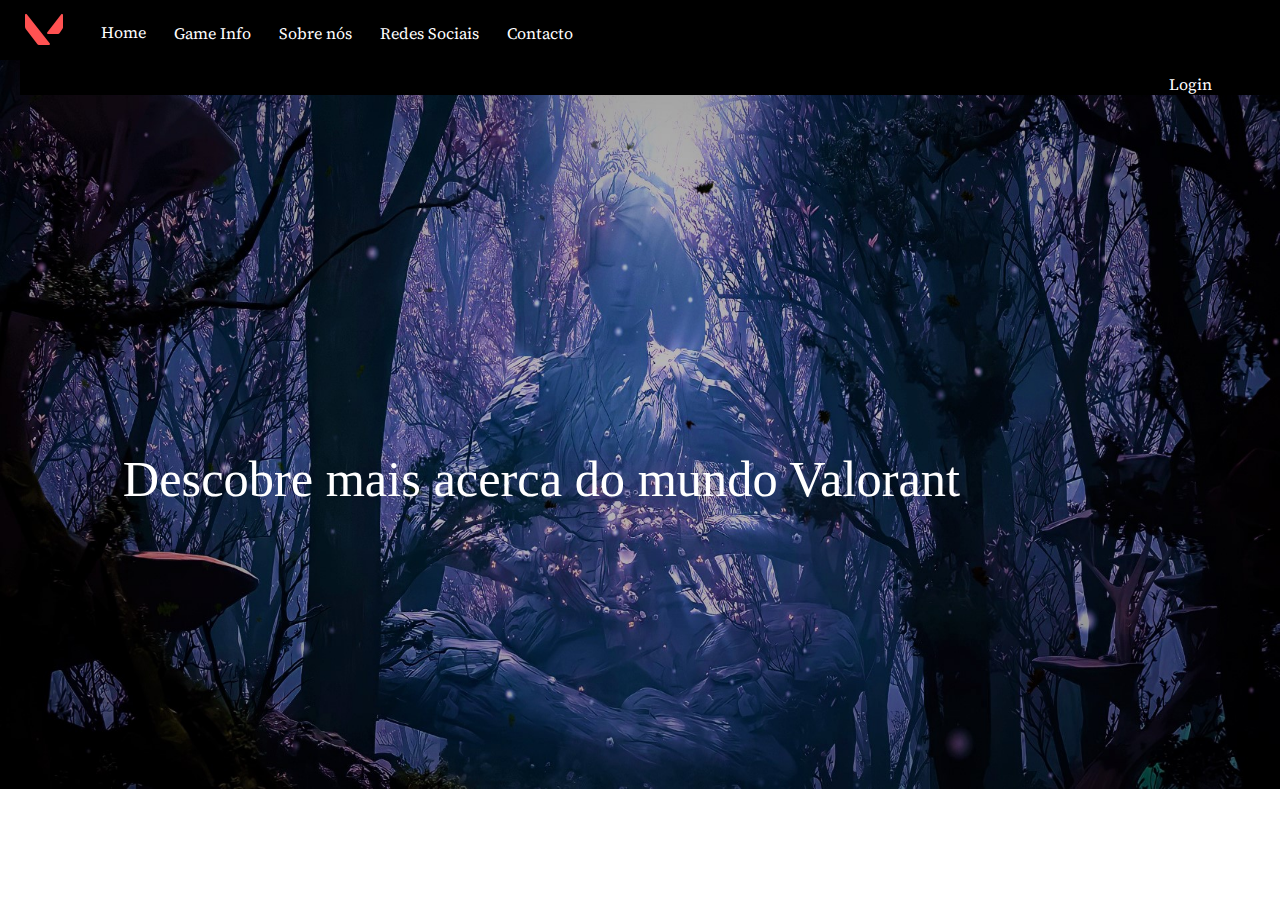
<file: index.html>
<!DOCTYPE html>
<html lang="pt">
    <head>
        <meta charset="utf-8"> 
        <link rel="stylesheet" type="text/css" href="css/main.css">
        <title>Valorant Wiki</title>
        <link rel="shortcut icon" href="ValorantIcon.ico" type="image/x-icon">
    </head>
    <body>
    
        <header class="menu-principal">
            <main>
                <div class="logo">
                    <img src="./img/valoranticon.png"/>
                </div>
        
                <nav class="Menu">
                    <ul>
                        <li><a href="index.html">Home</a></li>
                        <li><a>Game Info</a>
                            <ul>
                                <li><a href="SobreJogo.html" style="width: 87%;">Sobre jogo</a></li>
                                <li><a href="personagens.html" style="width: 76%;">Personagens</a></li>
                                <li><a href="mapas.html" style="width: 125%;">Mapas</a></li>
                                <li><a href="ranks.html" style="width: 128%;">Ranks</a></li>
                            </ul>
                        </li>
                        <li><a href="SobreNos.html">Sobre nós</a></li>
                        <li><a>Redes Sociais</a>
                            <ul>
                                <li><a href="https://www.instagram.com/playvalorantofficial/" style="width: 100%;">Instagram</a></li>
                                <li><a href="https://www.youtube.com/@PlayVALORANT" style="width: 119%;">Youtube</a></li>
                                <li><a href="https://twitter.com/PlayVALORANT" style="width: 129%;">Twitter</a></li>
                            </ul>
                        </li>
                        <li><a href="contactos.html">Contacto</a></li>
                        <a href="login.html" style="padding-left: 54%;"><button class="login-button">Login</button></a>
                    </ul>       
                </nav>
            </main>
        </header>
        
        <div class="container">
            <img
                src="img/ValorantIMGFundo.jpg" style="width: 100%;height: 729px;"
            />
            <p>Descobre mais acerca do mundo Valorant</p>
        </div>
    
    </body>
</html>
</file>
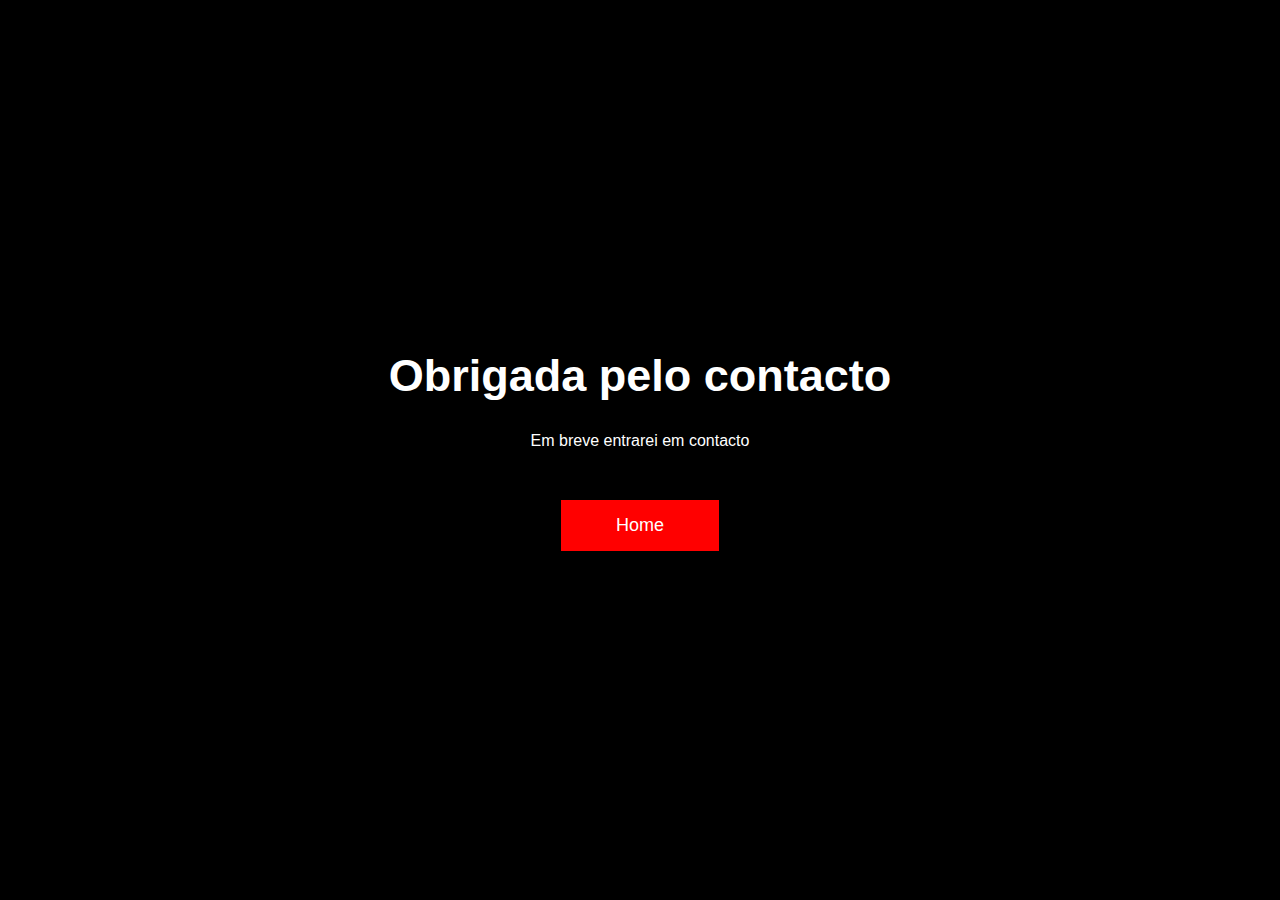
<file: Agradecimento.html>
<!DOCTYPE html>
<html lang="pt">
    <head>
        <meta charset="utf-8"> 
        <link rel="stylesheet" type="text/css" href="css/FORMULARIO.css">
        <title>Valorant Wiki - Formulário</title>
        <link rel="shortcut icon" href="ValorantIcon.ico" type="image/x-icon">
    </head>
        <body class="main">
        <h1 class="text">Obrigada pelo contacto</h1>
        <p class="paragrafo">Em breve entrarei em contacto</p>
        <a href="index.html" class="btn">Home</a>
    </body>
</html>
</file>
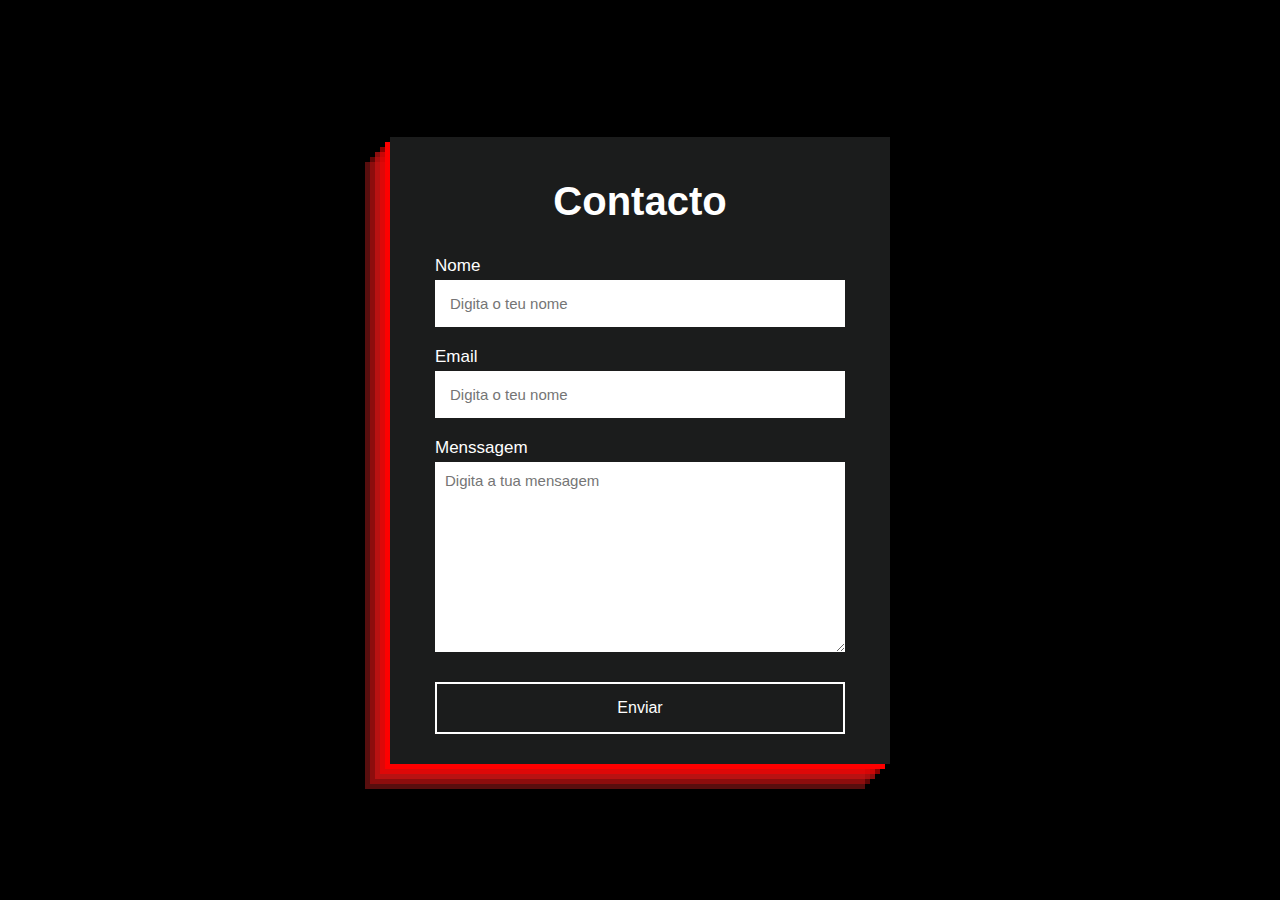
<file: contactos.html>
<!DOCTYPE html>
<html lang="pt">
    <head>
        <meta charset="utf-8"> 
        <link rel="stylesheet" type="text/css" href="css/FORMULARIO.css">
        <title>Valorant Wiki</title>
        <link rel="shortcut icon" href="ValorantIcon.ico" type="image/x-icon">
    </head>
    <body>
        <section>
            <h2>Contacto</h2>
            <form action="https://api.staticforms.xyz/submit" method="post">
                <label>Nome</label>
                <input type="text" name="nome" placeholder="Digita o teu nome" required>
                <label>Email</label>
                <input type="text" name="Email" placeholder="Digita o teu nome" required>
                <label>Menssagem</label>
                <textarea name="menssagem" cols="30" rows="10" placeholder="Digita a tua mensagem" required></textarea>
                <button type="submit">Enviar</button>

                <input type="hidden" name="accessKey" value="408924d6-d1b3-4cfe-a50e-689ade0b1961">
                <input type="hidden" name="redirectTo" value="https://beatriz1155.github.io/ValorantWiki.github.io/Agradecimento.html"> 
            </form>
        </section>
    </body>
</html>
</file>
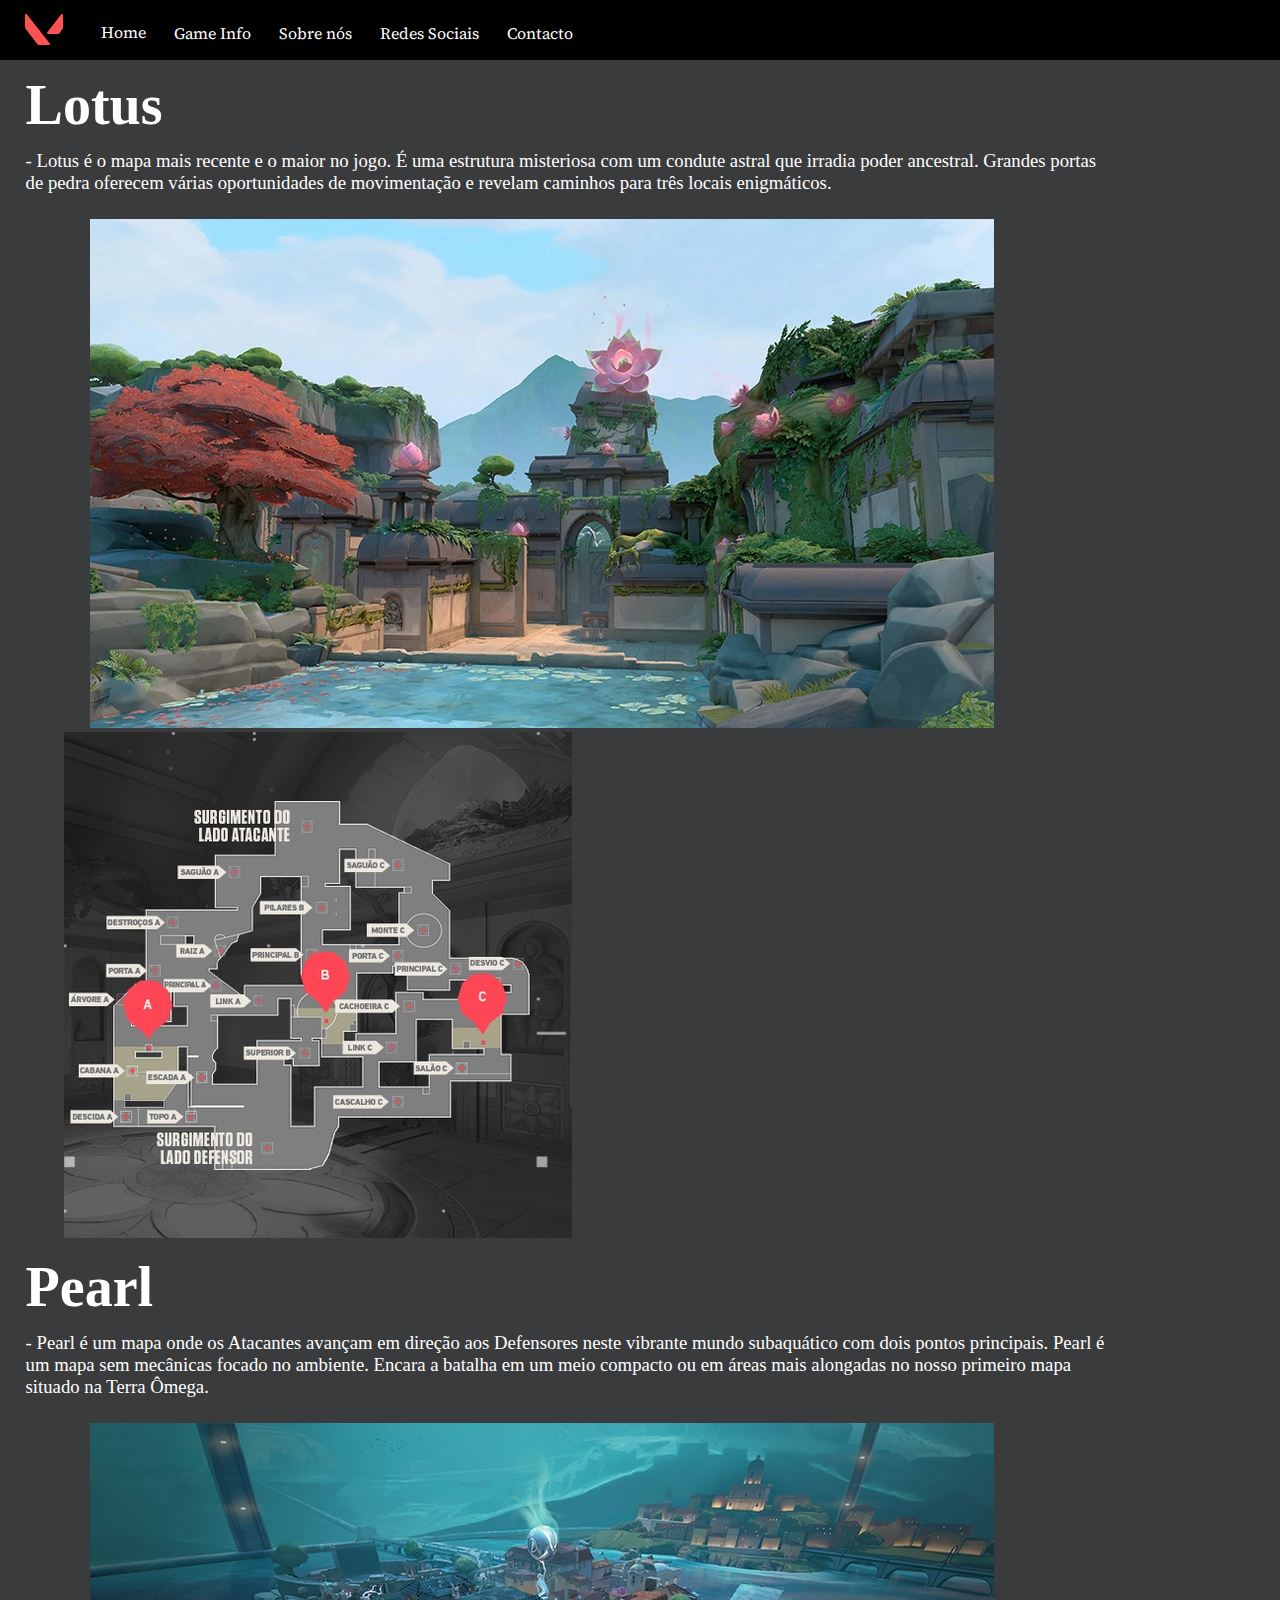
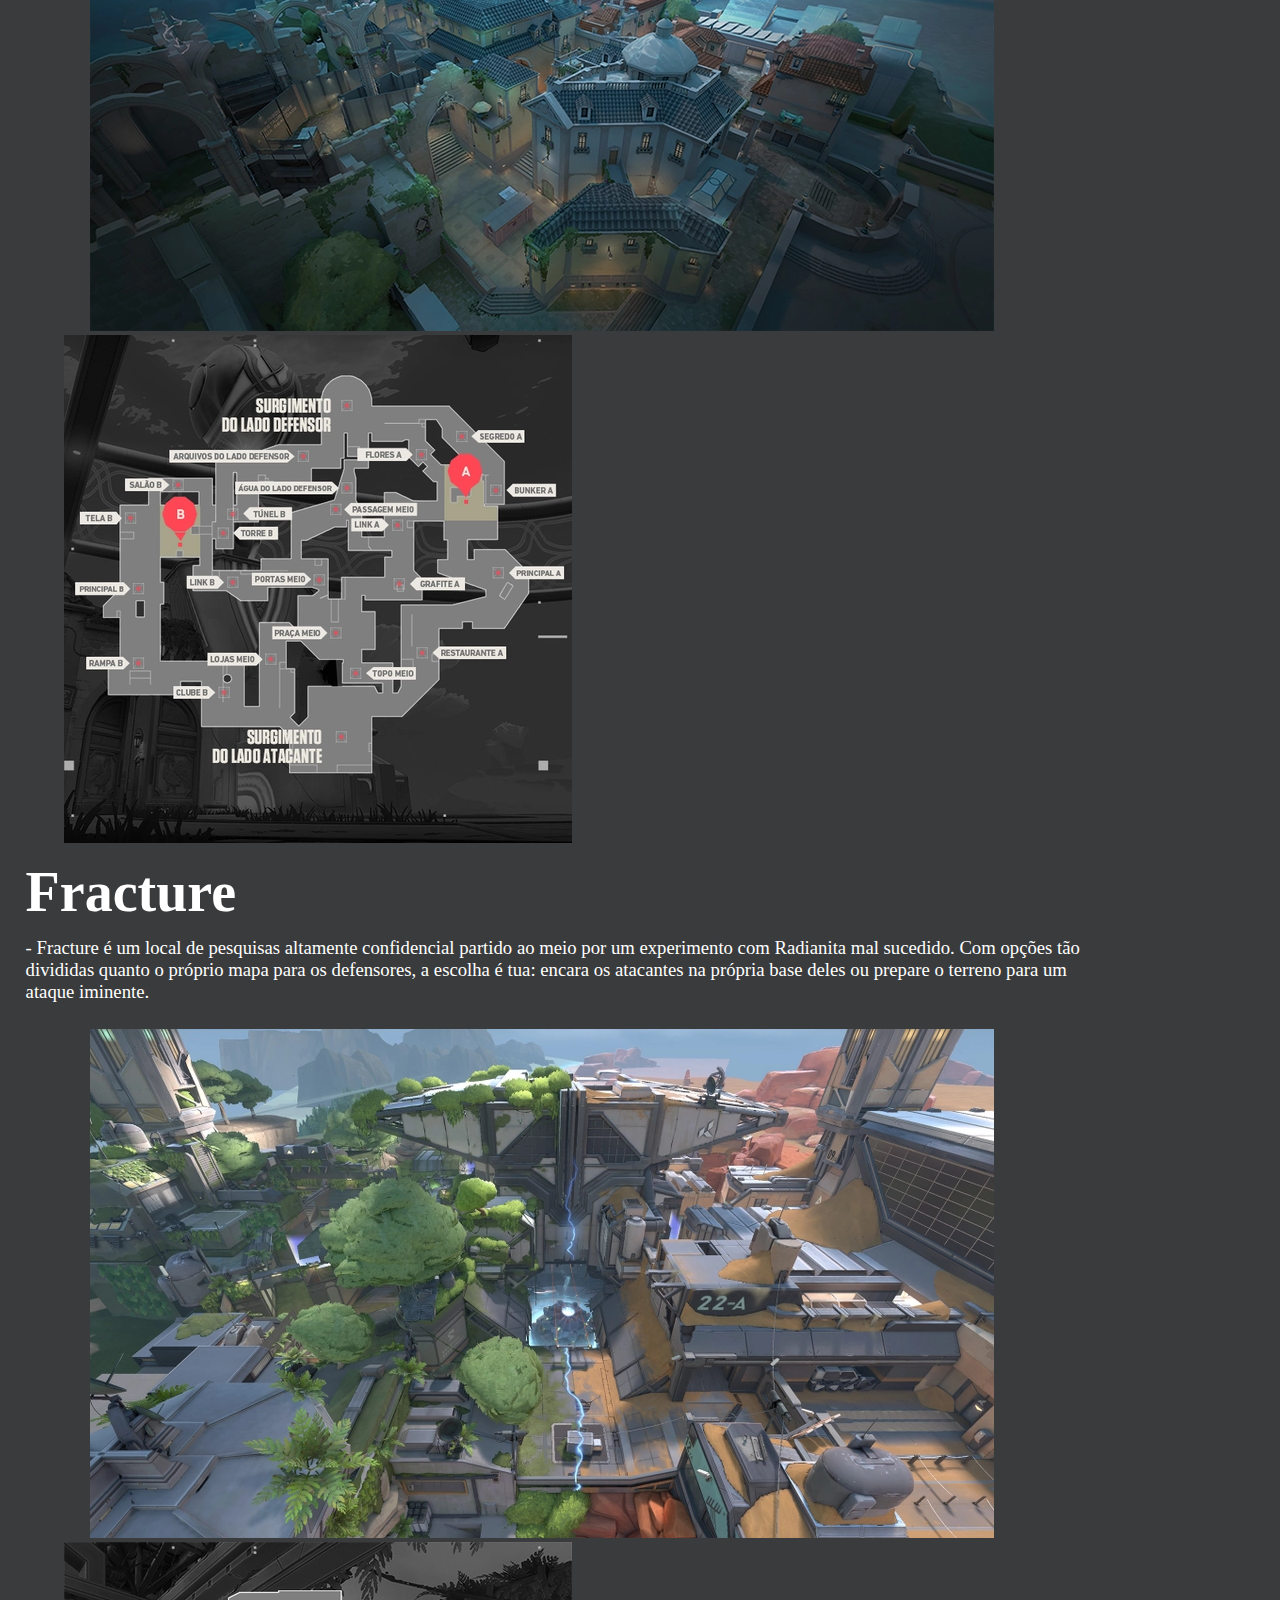
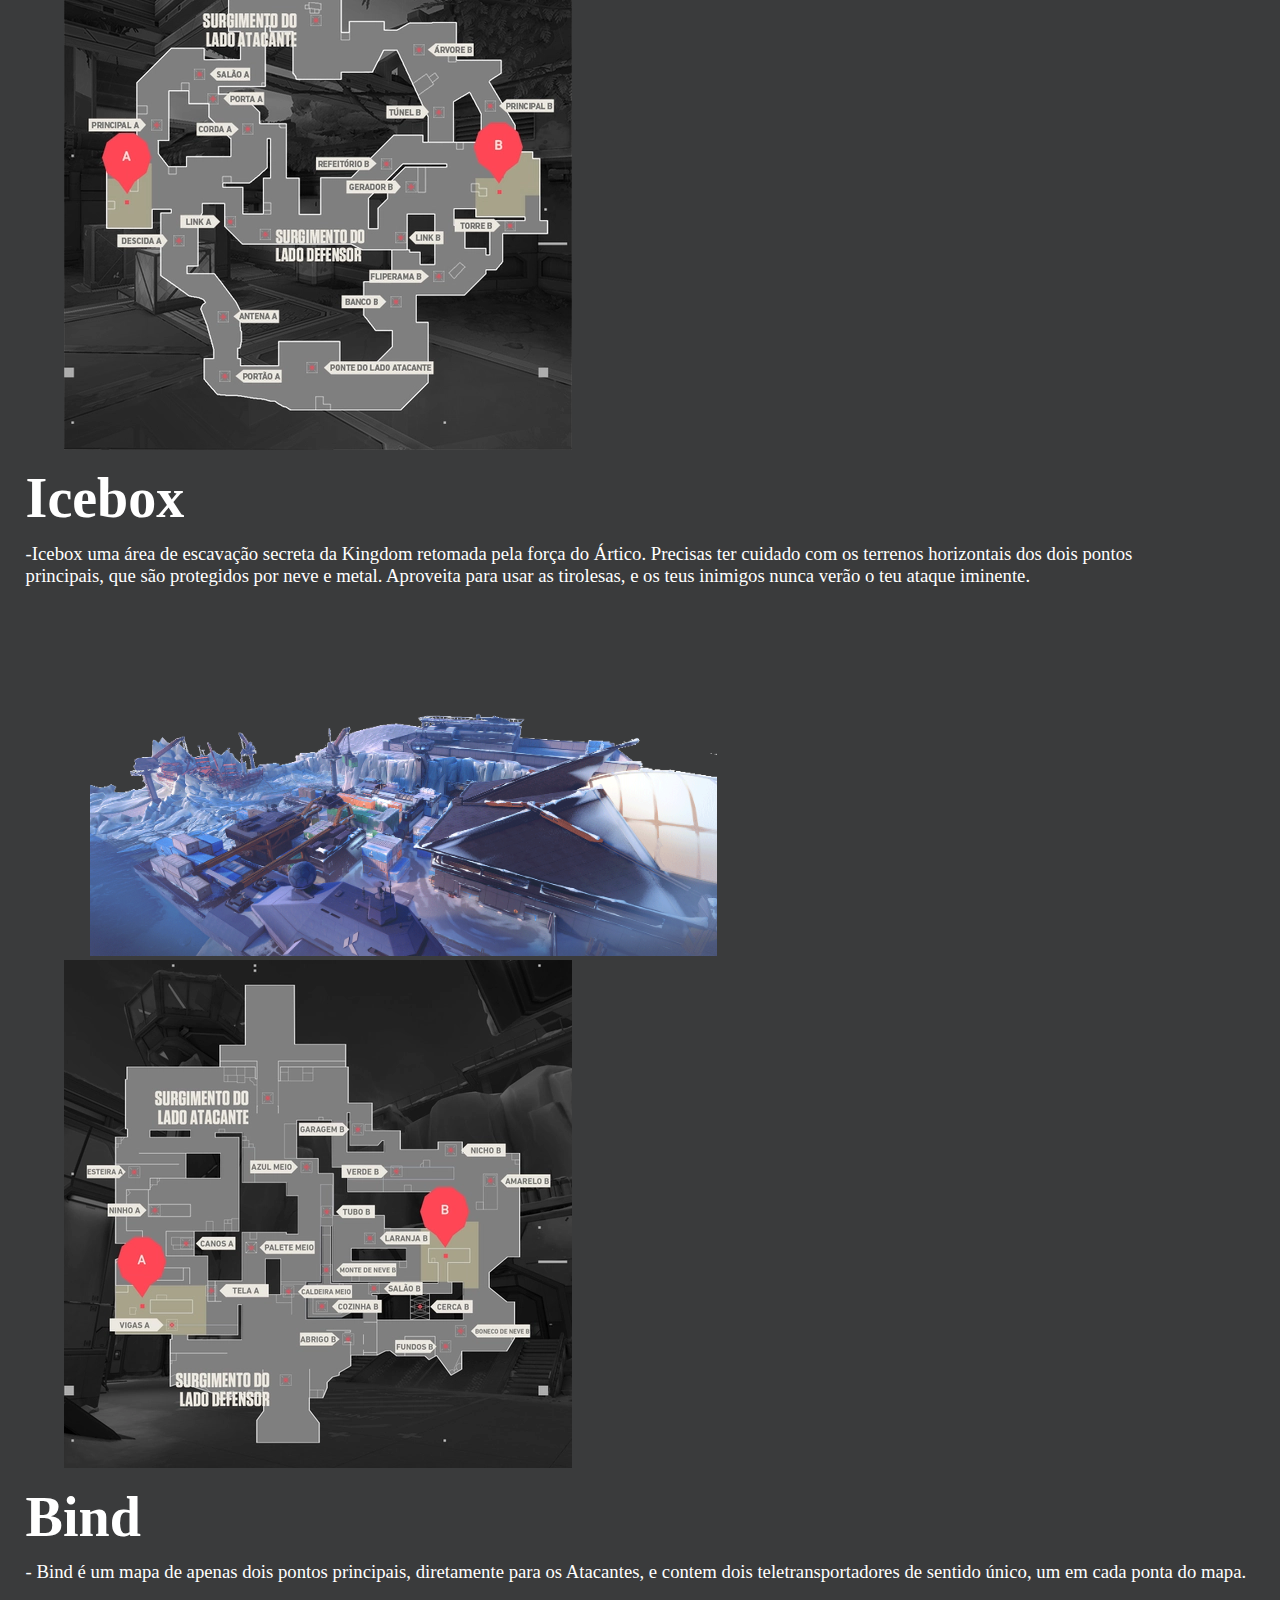
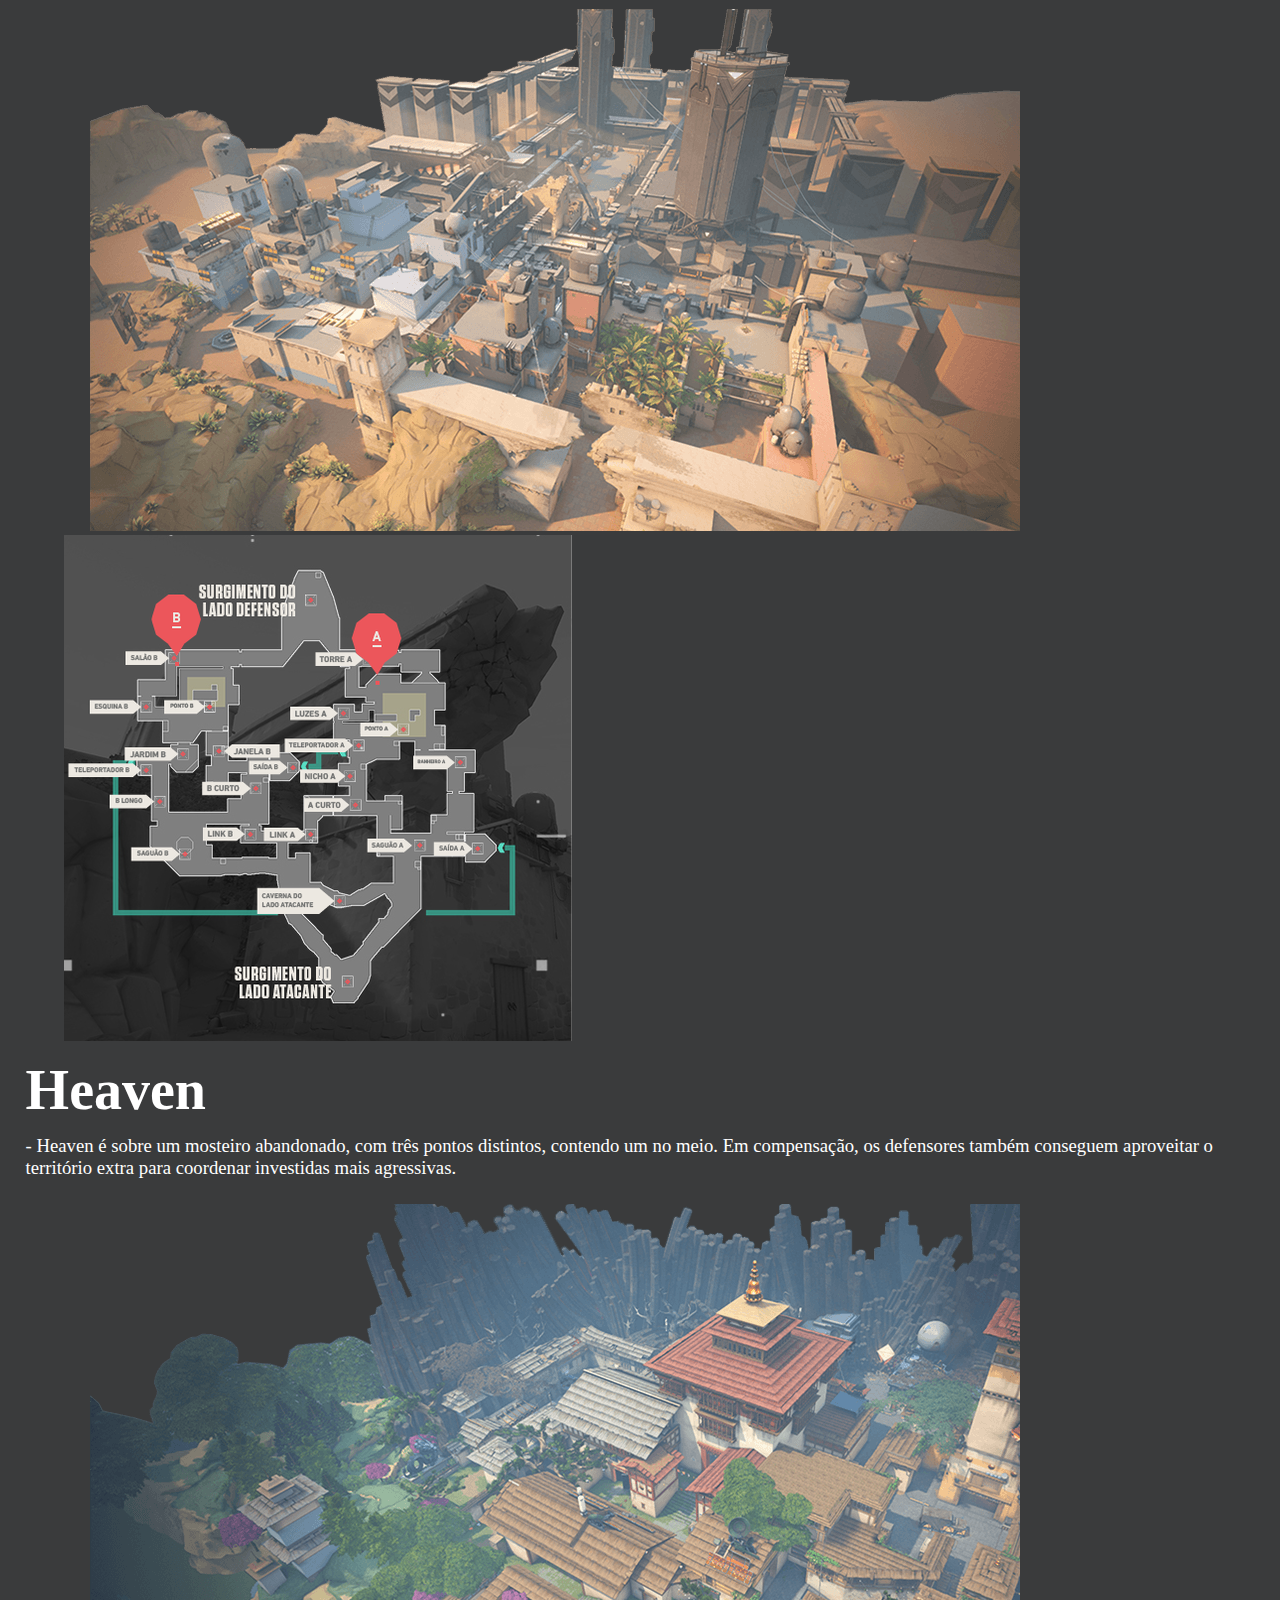
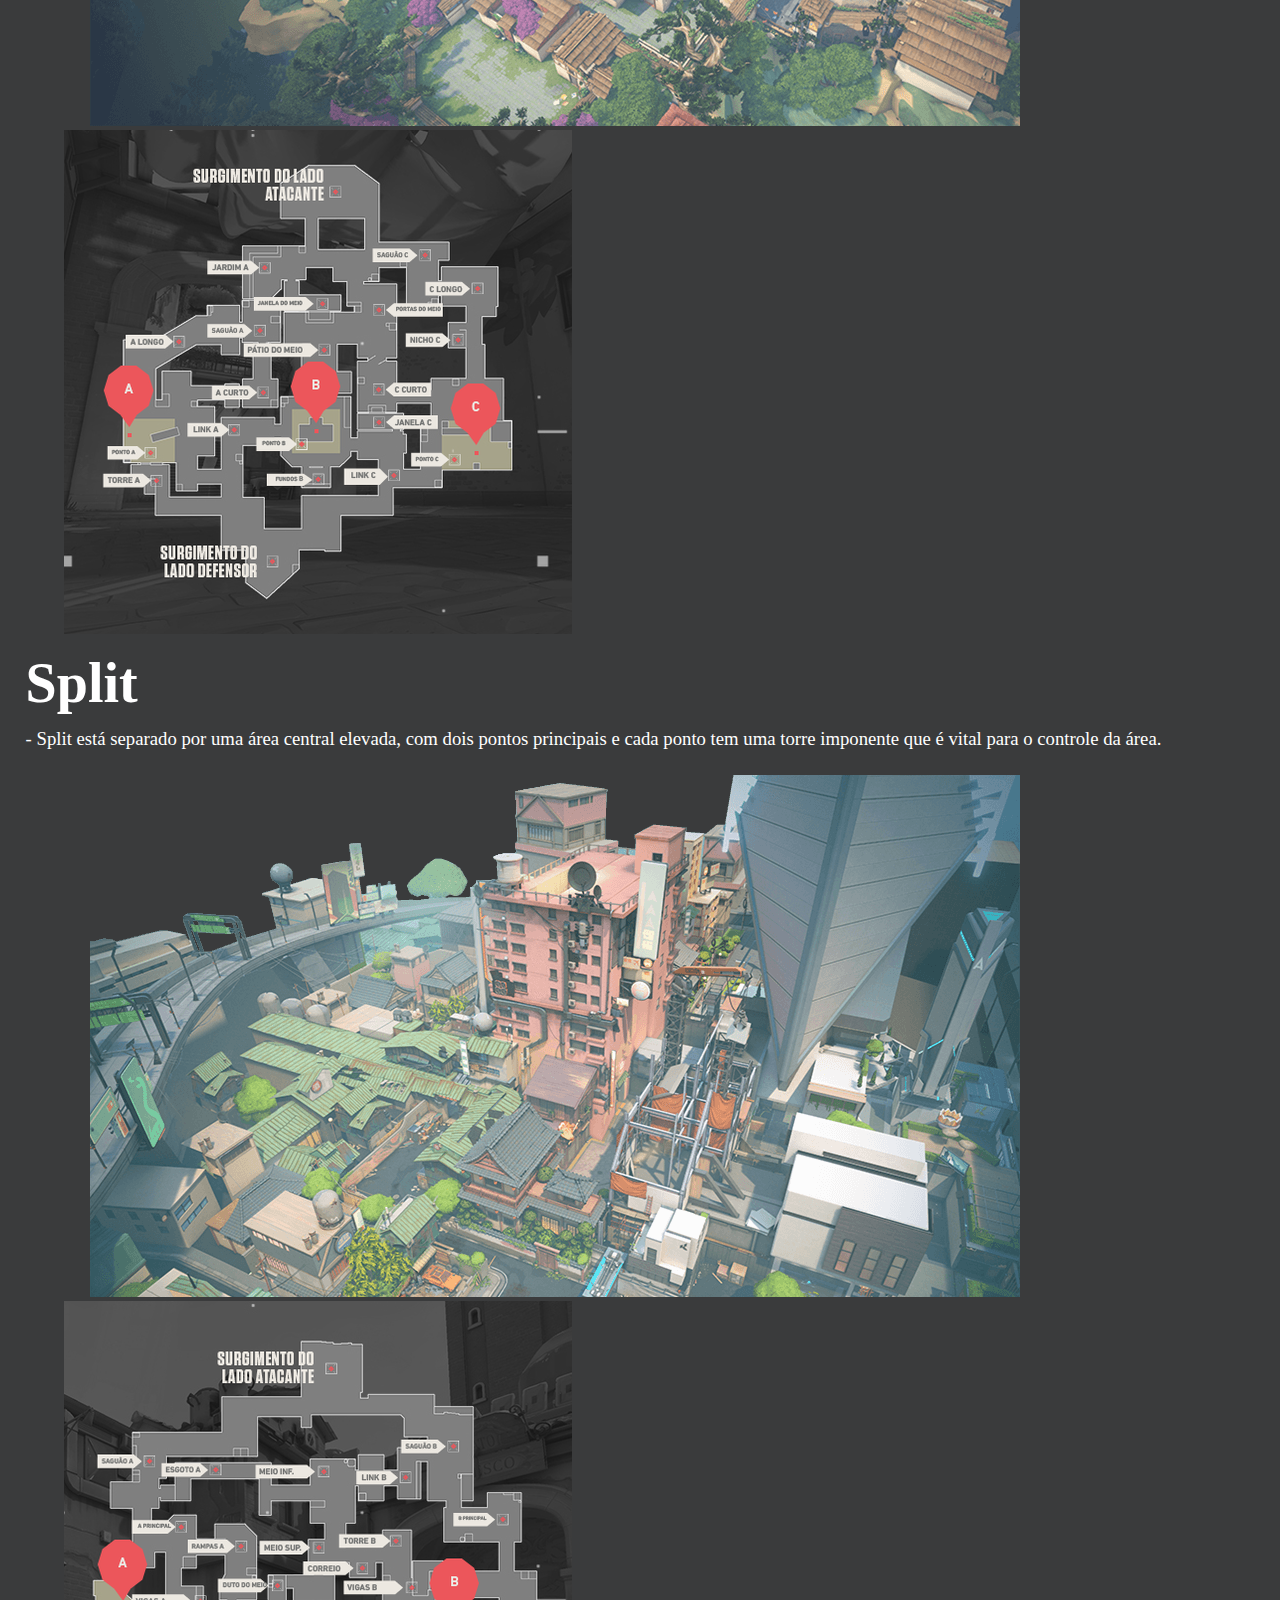
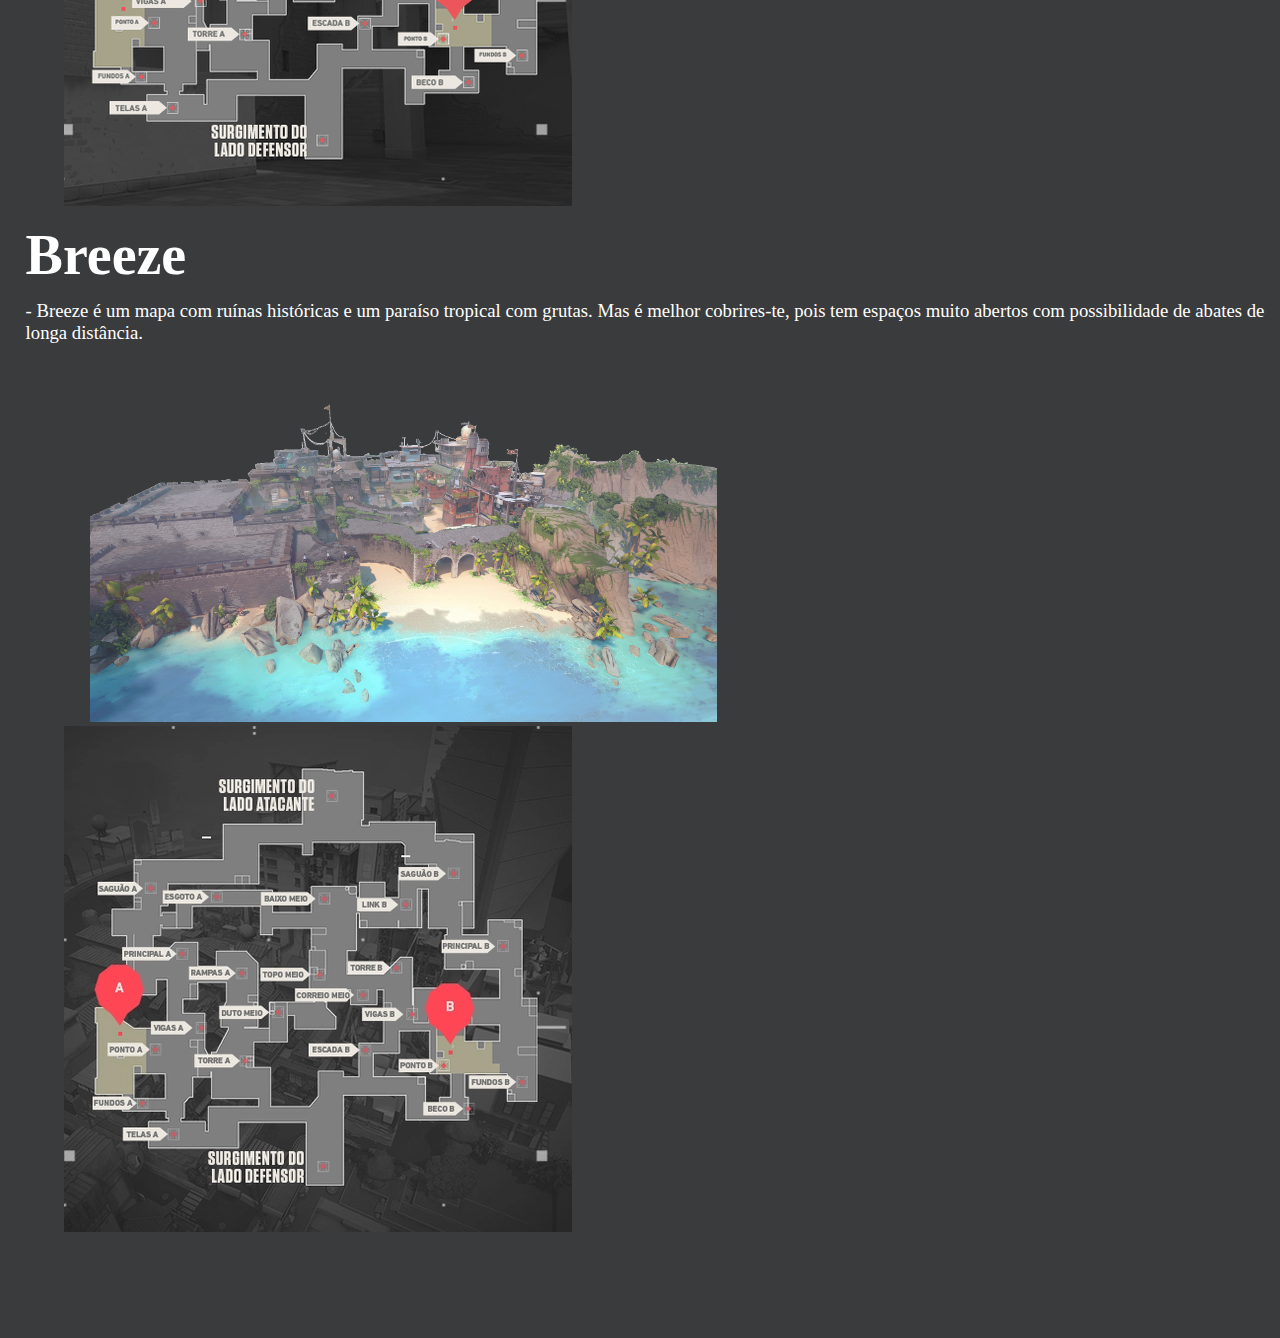
<file: mapas.html>
<!DOCTYPE html>
<html lang="pt">
    <head>
        <meta charset="utf-8"> 
        <link rel="stylesheet" type="text/css" href="css/mapas.css">
        <link rel="shortcut icon" href="ValorantIcon.ico" type="image/x-icon">
        <title>Valorant Wiki - Mapas</title>
    </head>
    <body>
        <header class="menu-principal">
            <main>
                <div class="logo">
                    <img src="./img/valoranticon.png"/>
                </div>
               
                <nav class="Menu">
                    <ul>
                        <li><a href="index.html">Home</a></li>
                        <li><a>Game Info</a>
                            <ul>
                                <li><a href="SobreJogo.html" style="width: 87%;">Sobre jogo</a></li>
                                <li><a href="personagens.html" style="width: 76%;">Personagens</a></li>
                                <li><a href="mapas.html" style="width: 125%;">Mapas</a></li>
                                <li><a href="ranks.html" style="width: 128%;">Ranks</a></li>
                            </ul>
                        </li>
                        <li><a href="SobreNos.html">Sobre nós</a></li>
                        <li><a>Redes Sociais</a>
                            <ul>
                                <li><a href="https://www.instagram.com/playvalorantofficial/" style="width: 100%;">Instagram</a></li>
                                <li><a href="https://www.youtube.com/@PlayVALORANT" style="width: 119%;">Youtube</a></li>
                                <li><a href="https://twitter.com/PlayVALORANT" style="width: 129%;">Twitter</a></li>
                            </ul>
                        </li>
                        <li><a href="contactos.html">Contacto</a></li>
                    </ul>       
                </nav>
            </main>
        </header>
        <div class="Informacao" style="padding-bottom: 8%;">
            <div class="Lotus">
                <h3 style="padding-top: 1%; padding-left: 2%; font-size: 350%;">Lotus</h3>
                <p style="padding-left: 2%; font-size: 117%; padding-top: 1%; width: 84%;">
                    - Lotus é o mapa mais recente e o maior no jogo.
                    É uma estrutura misteriosa com um condute astral que irradia poder ancestral. Grandes portas de pedra oferecem várias oportunidades de movimentação e revelam caminhos para três locais enigmáticos.
                </p>
                <a class="LotusValorant"><img src="img/Lotus.png" style="padding-top: 2%; padding-left: 7%;"></a>
                <a class="MapaLotusValorant"><img src="img/MapaLotus.png" style="padding-left: 5%;"></a>
            </div>
    
            <div class="Pearl">
                <h3 style="padding-top: 1%; padding-left: 2%; font-size: 350%;">Pearl</h3>
                <p style="padding-left: 2%; font-size: 117%; padding-top: 1%; width: 86%;">
                    - Pearl é um mapa onde os Atacantes avançam em direção aos Defensores neste vibrante mundo subaquático com dois pontos principais. Pearl é um mapa sem mecânicas focado no ambiente. Encara a batalha em um meio compacto ou em áreas mais alongadas no nosso primeiro mapa situado na Terra Ômega.
                </p>
                <a class="PearlValorant"><img src="img/Pearl.png" style="padding-top: 2%; padding-left: 7%;"></a>
                <a class="MapaPearlValorant"><img src="img/MapaPearl.png" style="padding-left: 5%;"></a>
            </div>
    
            <div class="Fracture">
                <h3 style="padding-top: 1%; padding-left: 2%; font-size: 350%;">Fracture</h3>
                <p style="padding-left: 2%; font-size: 117%; padding-top: 1%; width: 85%;">
                    - Fracture é um local de pesquisas altamente confidencial partido ao meio por um experimento com Radianita mal sucedido. Com opções tão divididas quanto o próprio mapa para os defensores, a escolha é tua: encara os atacantes na própria base deles ou prepare o terreno para um ataque iminente.
                </p>
                <a class="FractureValorant"><img src="img/Fracture.png" style="padding-top: 2%; padding-left: 7%;"></a>
                <a class="MapaFractureValorant"><img src="img/MapaFracture.png" style="padding-left: 5%;"></a>
            </div>
    
            <div class="Icebox">
                <h3 style="padding-top: 1%; padding-left: 2%; font-size: 350%;">Icebox</h3>
                <p style="padding-left: 2%; font-size: 117%; padding-top: 1%; width: 87%;">
                    -Icebox uma área de escavação secreta da Kingdom retomada pela força do Ártico. Precisas ter cuidado com os terrenos horizontais dos dois pontos principais, que são protegidos por neve e metal. Aproveita para usar as tirolesas, e os teus inimigos nunca verão o teu ataque iminente.
                </p>
                <a class="IceboxValorant"><img src="img/Icebox.png" style="padding-top: 2%; padding-left: 7%; width: 49%;"></a>
                <a class="MapaIceboxValorant"><img src="img/MapaIcebox.png" style="padding-left: 5%;"></a>
            </div>
    
            <div class="Bind">
                <h3 style="padding-top: 1%; padding-left: 2%; font-size: 350%;">Bind</h3>
                <p style="padding-left: 2%; font-size: 117%; padding-top: 1%;">
                    - Bind é um mapa de apenas dois pontos principais, diretamente para os Atacantes, e contem dois teletransportadores de sentido único, um em cada ponta do mapa.
                </p>
                <a class="BindValorant"><img src="img/Bind.png" style="padding-top: 2%; padding-left: 7%;"></a>
                <a class="MapaBindValorant"><img src="img/MapaBind.png" style="padding-left: 5%;"></a>
            </div>
    
            <div class="Heaven">
                <h3 style="padding-top: 1%; padding-left: 2%; font-size: 350%;">Heaven</h3>
                <p style="padding-left: 2%; font-size: 117%; padding-top: 1%;">
                    - Heaven é sobre um mosteiro abandonado, com três pontos distintos, contendo um no meio. Em compensação, os defensores também conseguem aproveitar o território extra para coordenar investidas mais agressivas.
                </p>
                <a class="HeavenValorant"><img src="img/Heaven.png" style="padding-top: 2%; padding-left: 7%;"></a>
                <a class="MapaHeavenValorant"><img src="img/MapaHeaven.png" style="padding-left: 5%;"></a>
            </div>
    
            <div class="Split">
                <h3 style="padding-top: 1%; padding-left: 2%; font-size: 350%;">Split</h3>
                <p style="padding-left: 2%; font-size: 117%; padding-top: 1%;">
                    - Split está separado por uma área central elevada, com dois pontos principais e cada ponto tem uma torre imponente que é vital para o controle da área.
                </p>
                <a class="SplitValorant"><img src="img/Split.png" style="padding-top: 2%; padding-left: 7%;"></a>
                <a class="MapaSplitValorant"><img src="img/MapaSplit.png" style="padding-left: 5%;"></a>
            </div>
    
            <div class="Breeze">
                <h3 style="padding-top: 1%; padding-left: 2%; font-size: 350%;">Breeze</h3>
                <p style="padding-left: 2%; font-size: 117%; padding-top: 1%;">
                    - Breeze é um mapa com ruínas históricas e um paraíso tropical com grutas. Mas é melhor cobrires-te, pois tem espaços muito abertos com possibilidade de abates de longa distância.
                </p>
                <a class="HeavenValorant"><img src="img/Breeze.png" style="padding-top: 2%; padding-left: 7%; width: 49%;"></a>
                <a class="MapaHeavenValorant"><img src="img/MapaBreeze.png" style="padding-left: 5%;"></a>
            </div>
        </div>
    </body>
</html>
</file>
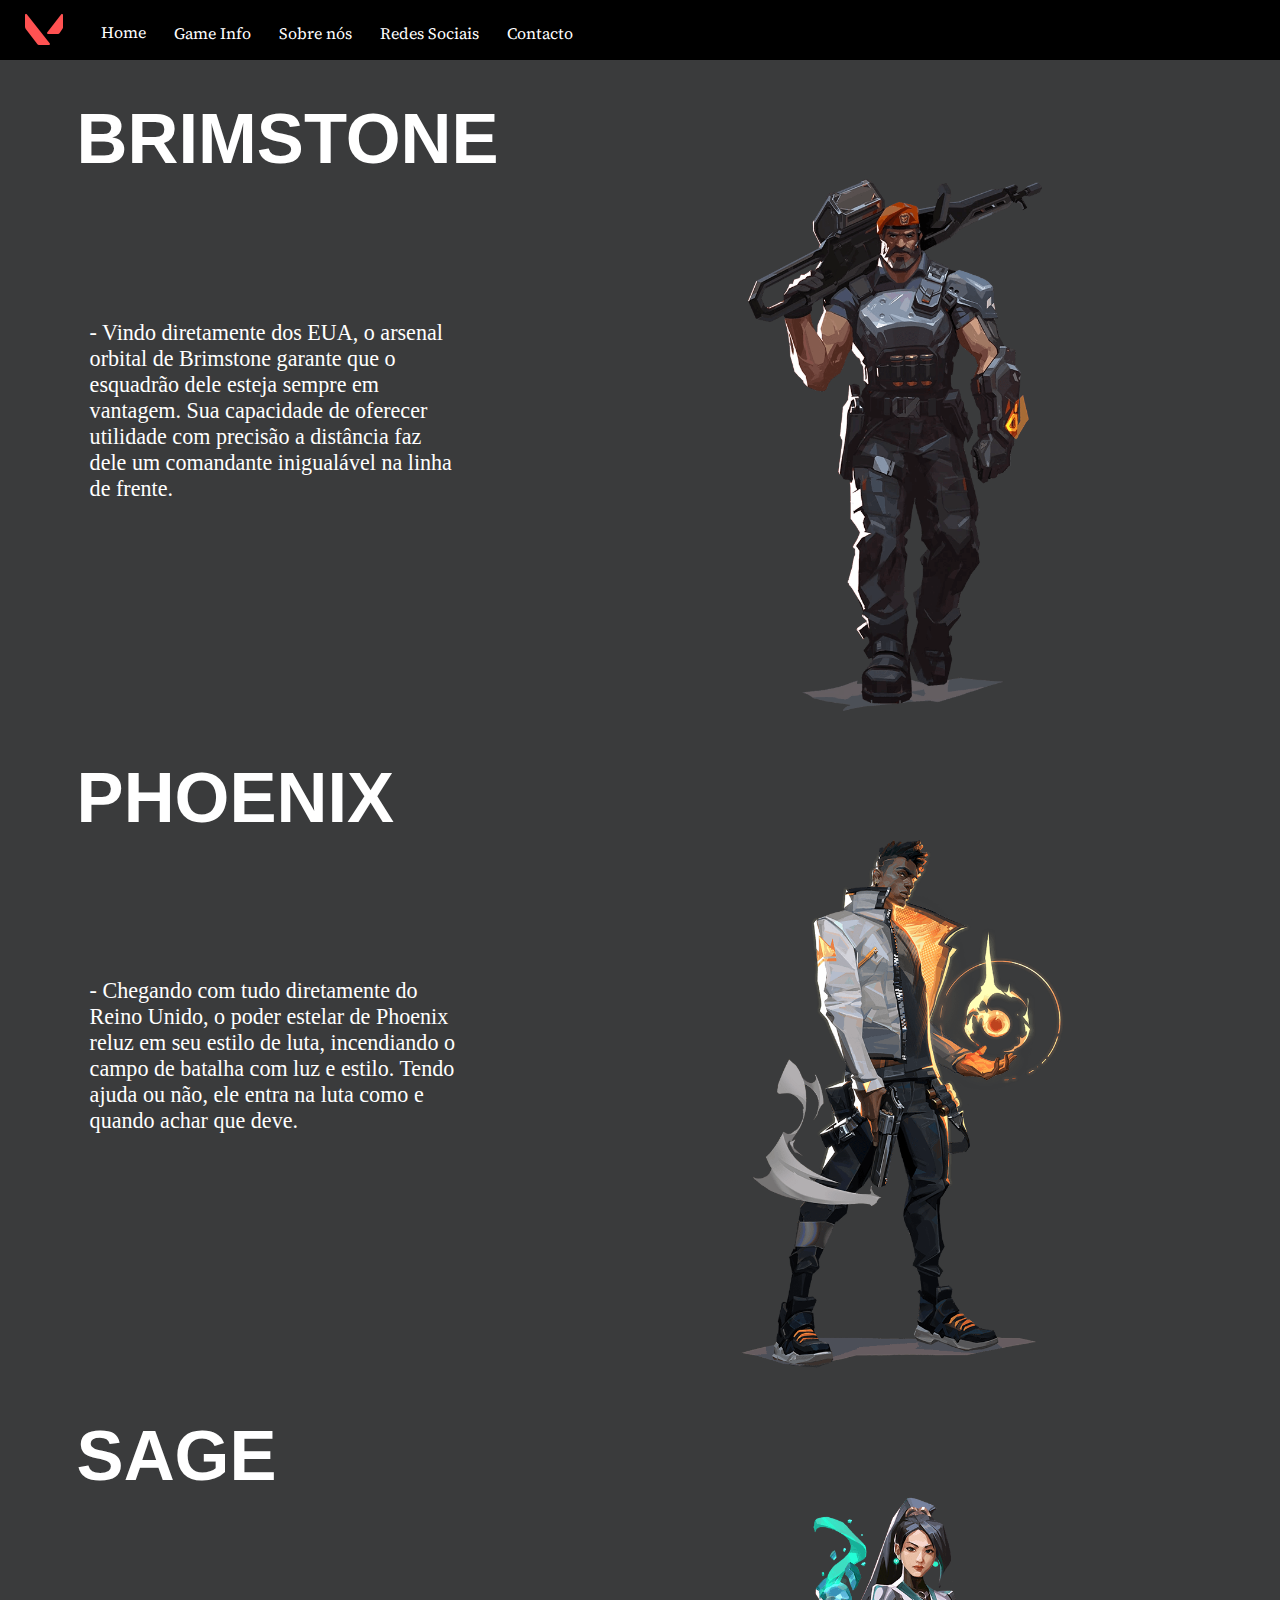
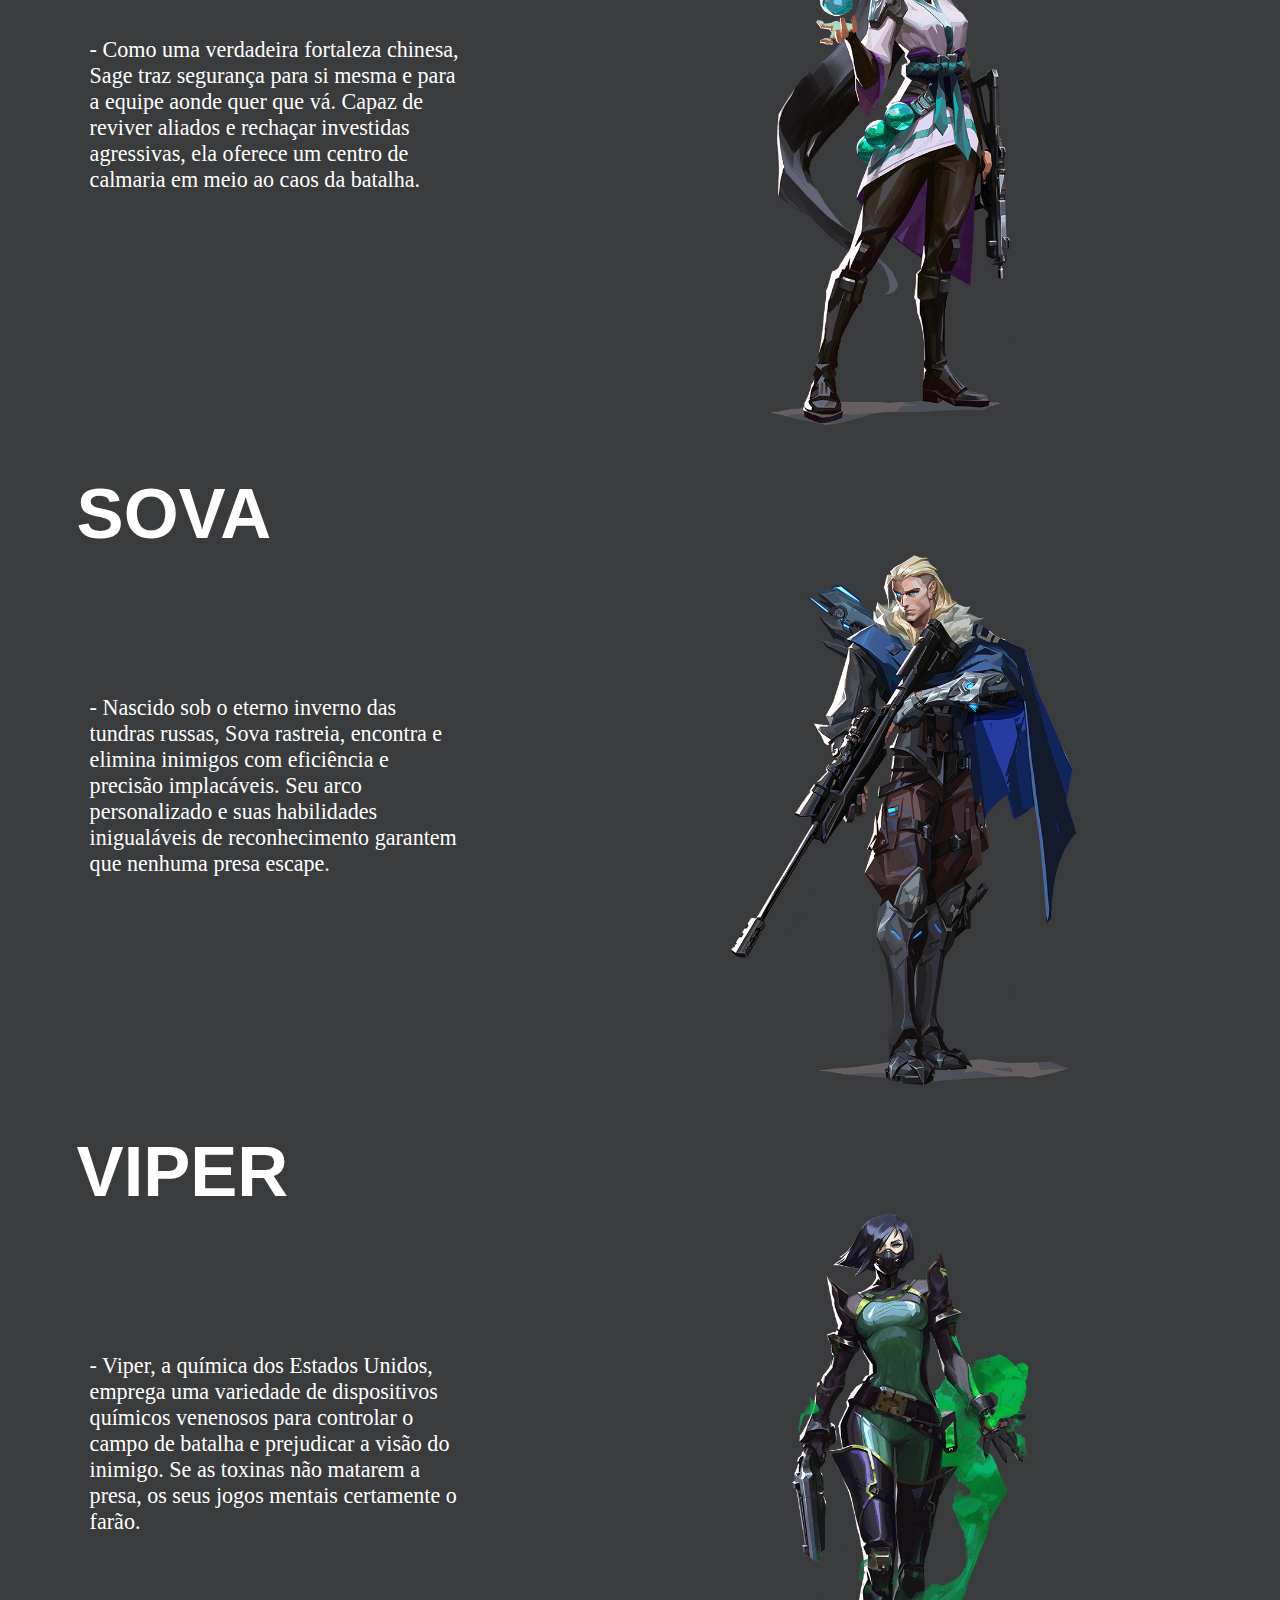
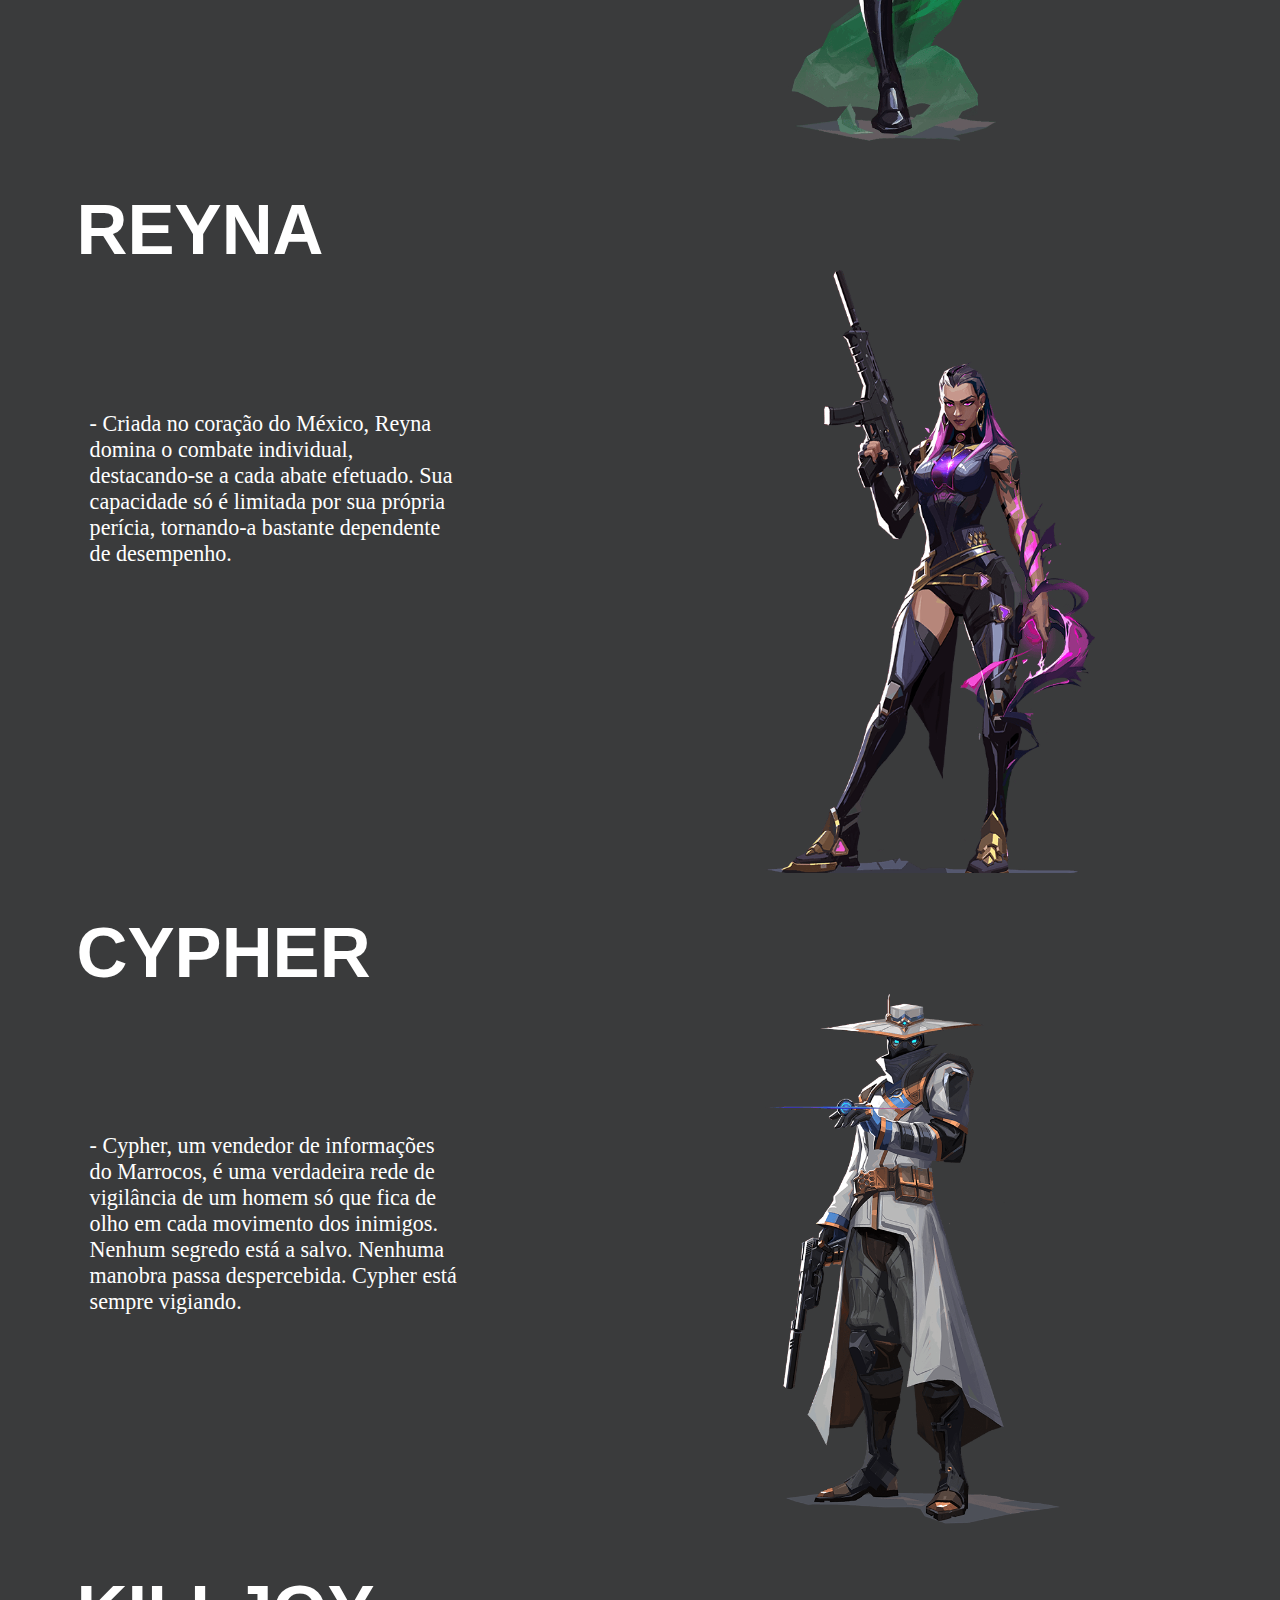
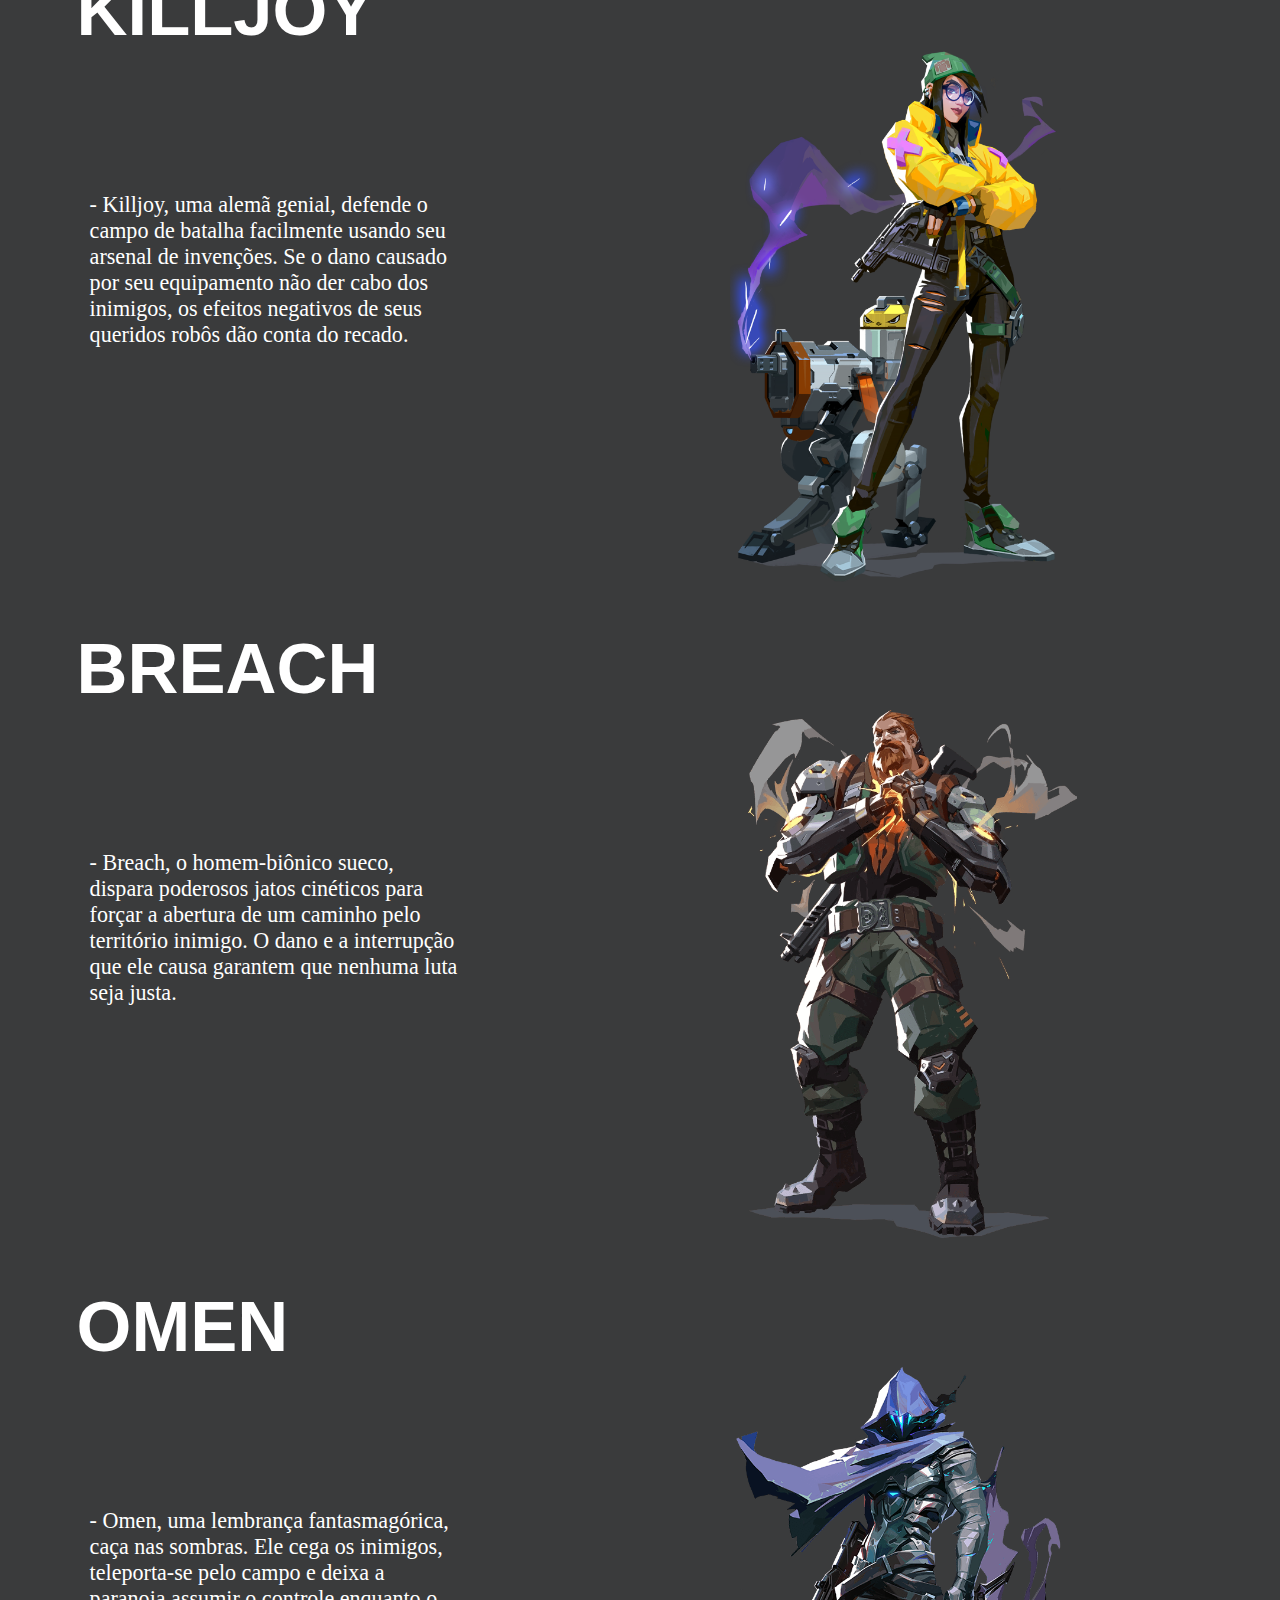
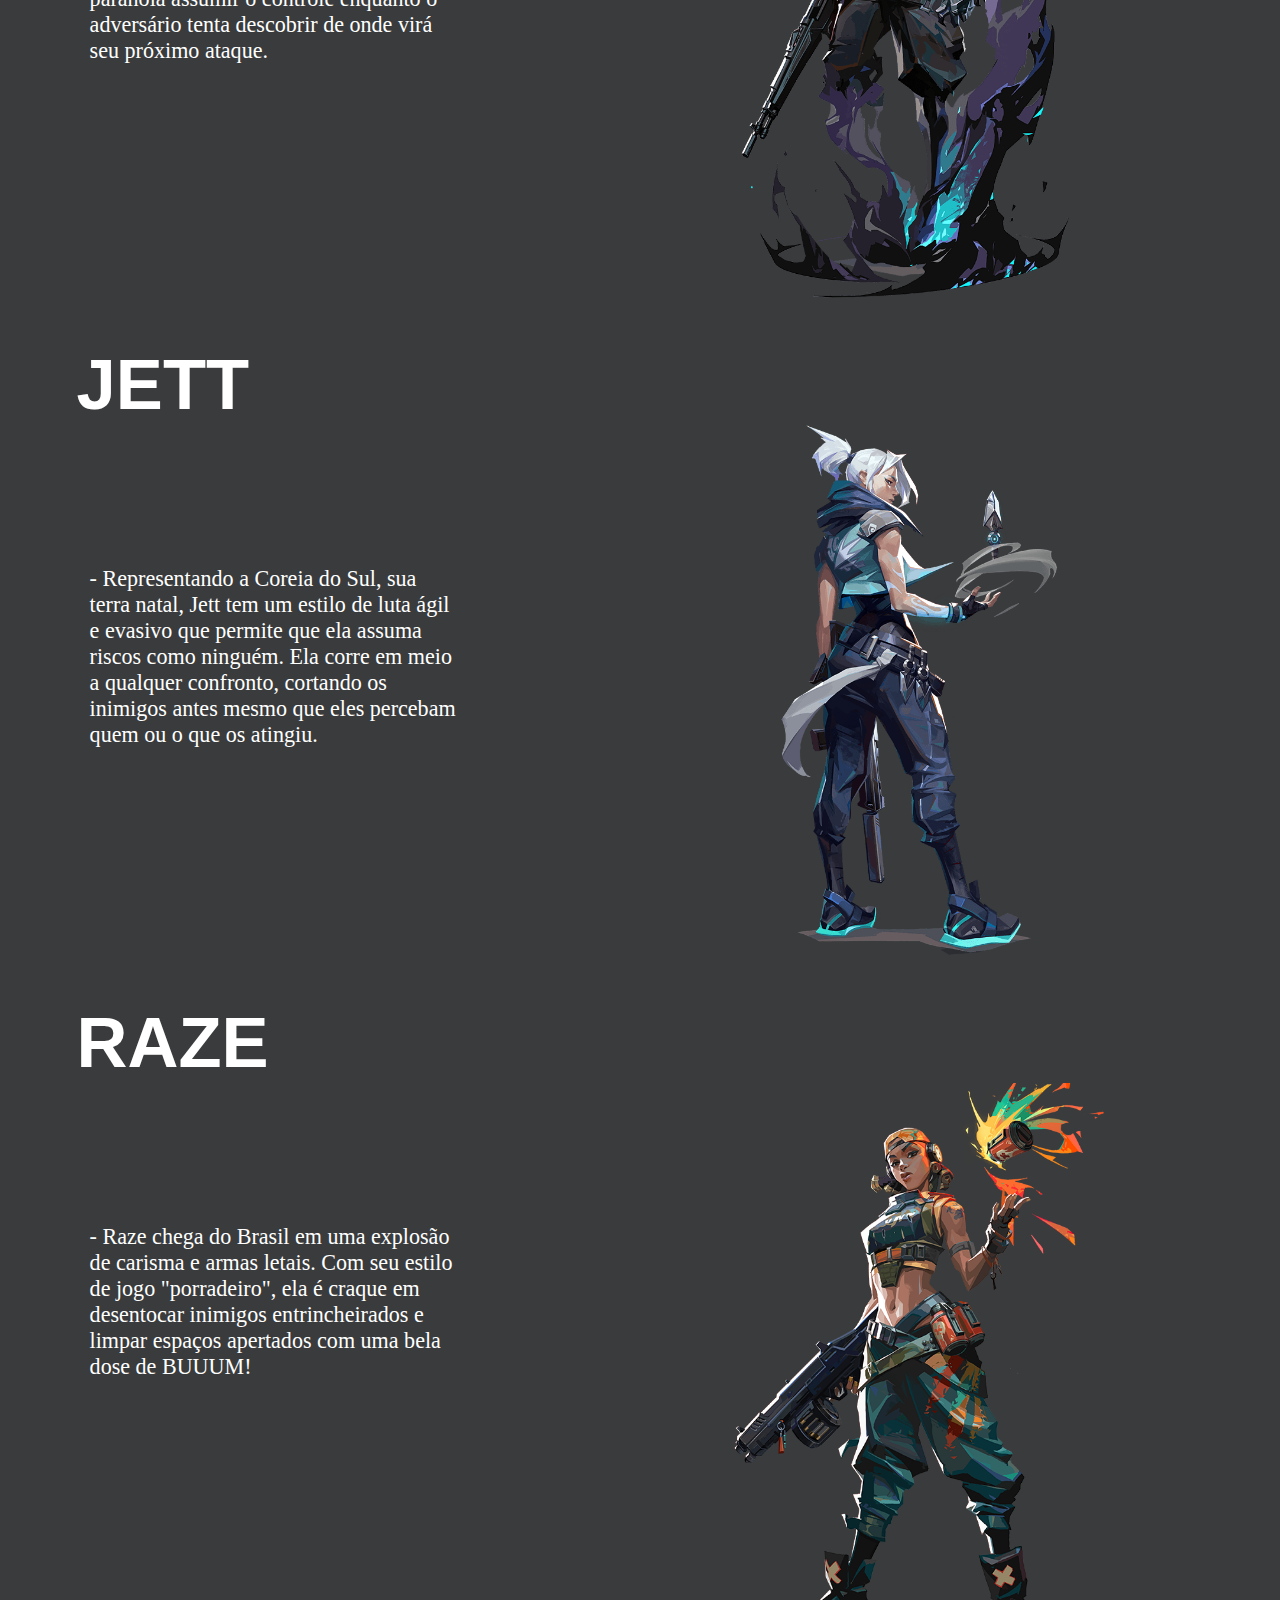
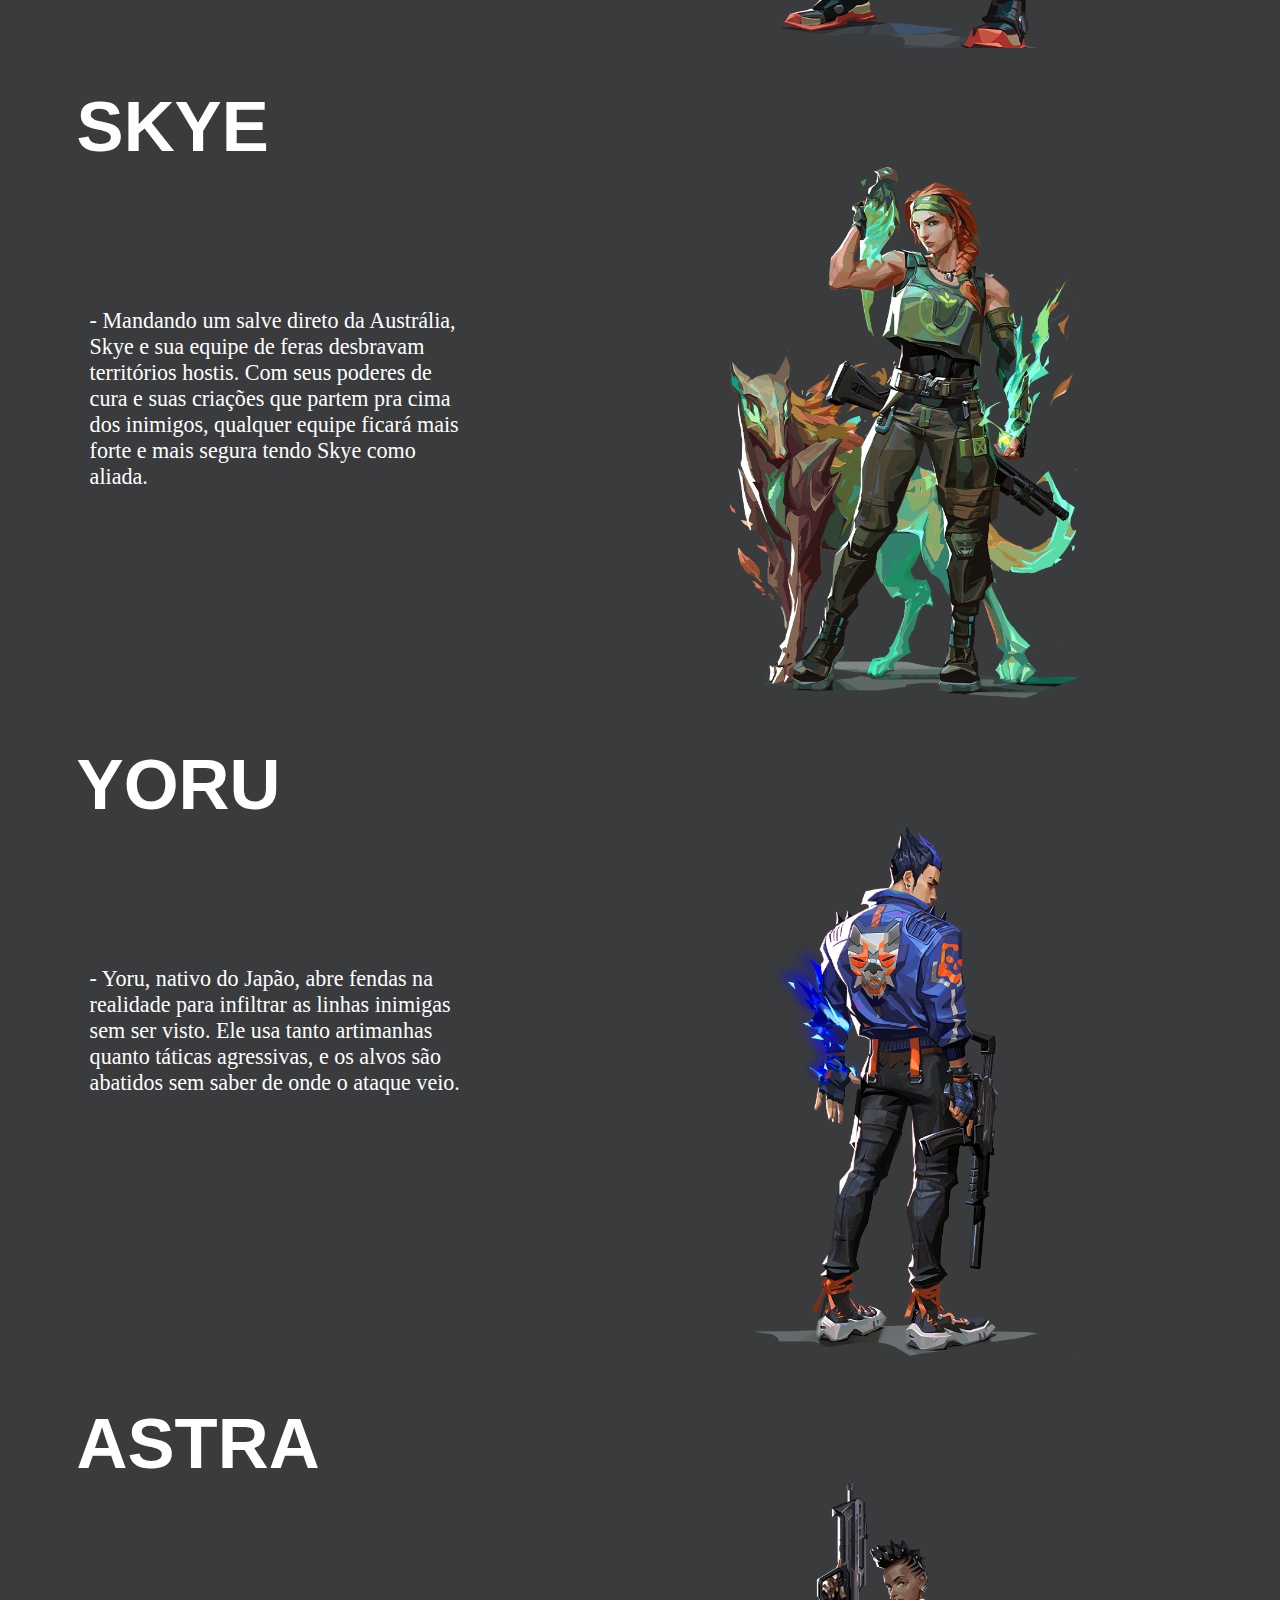
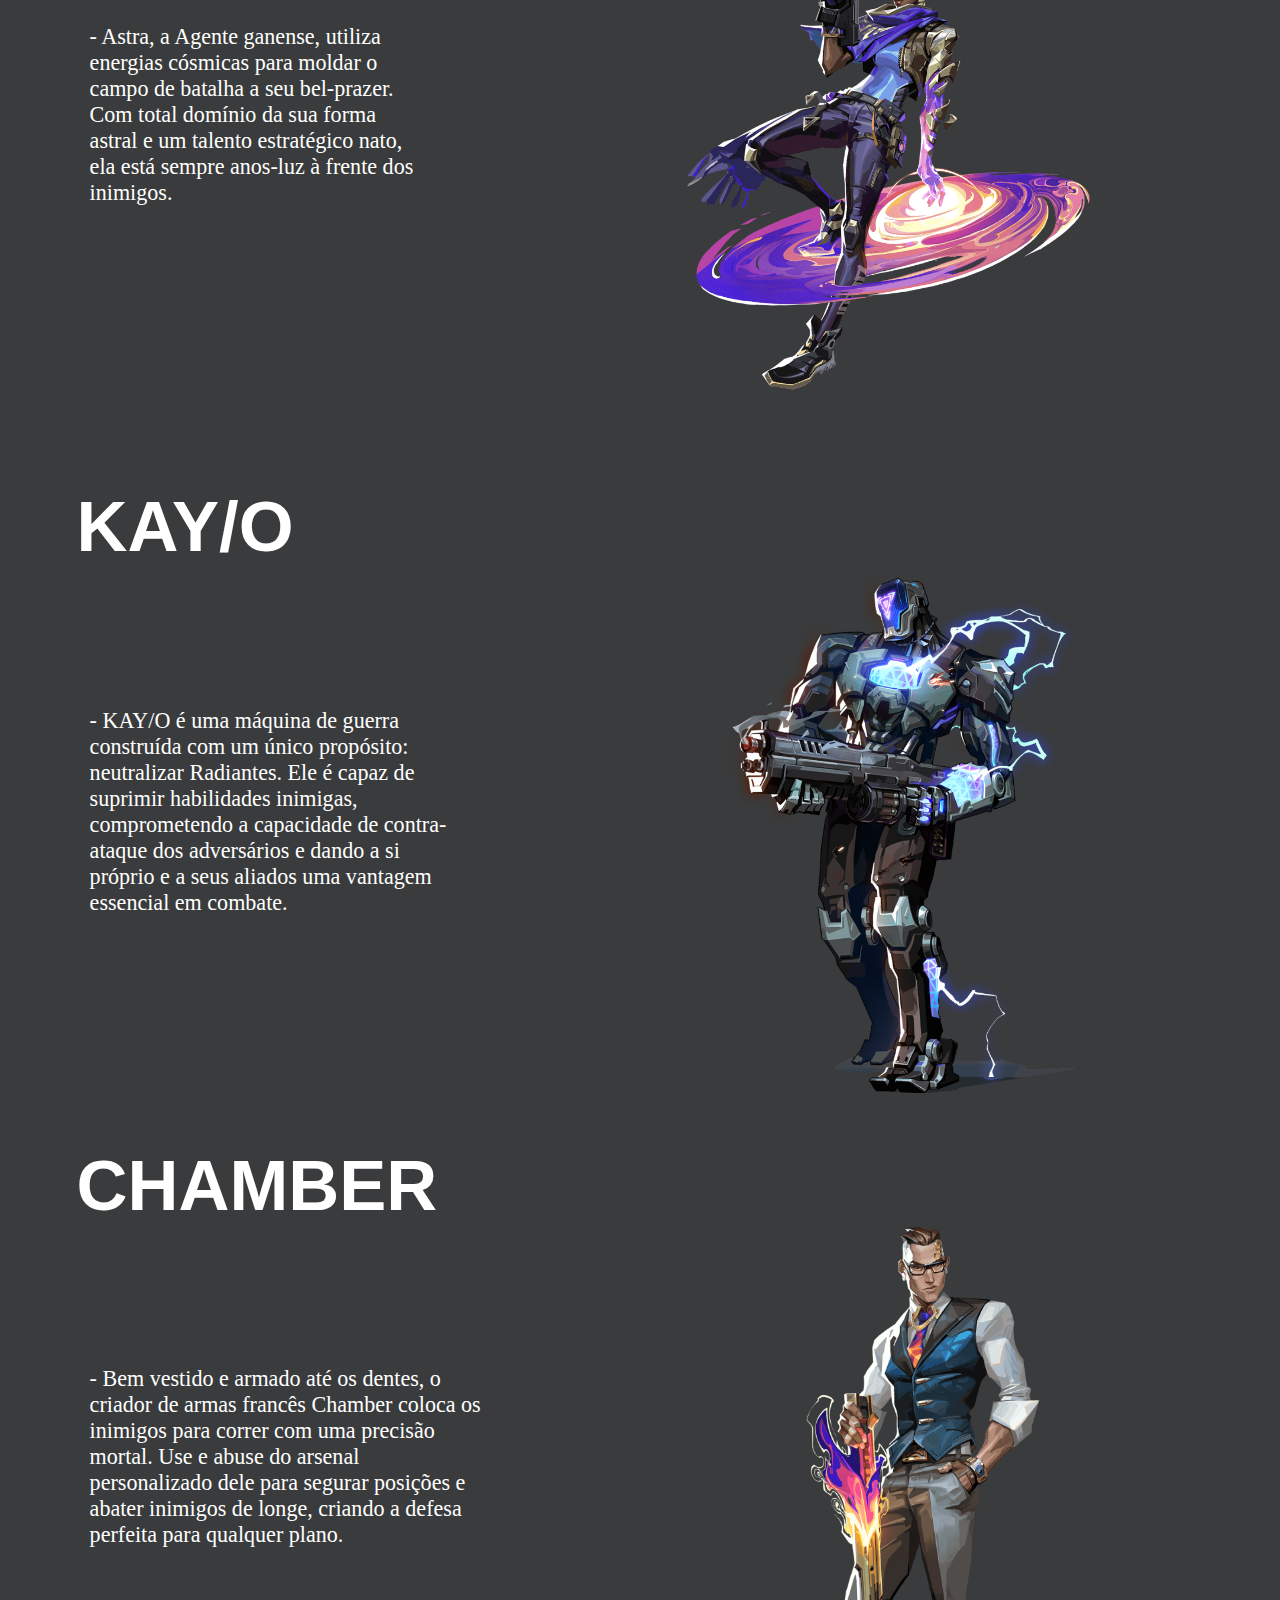
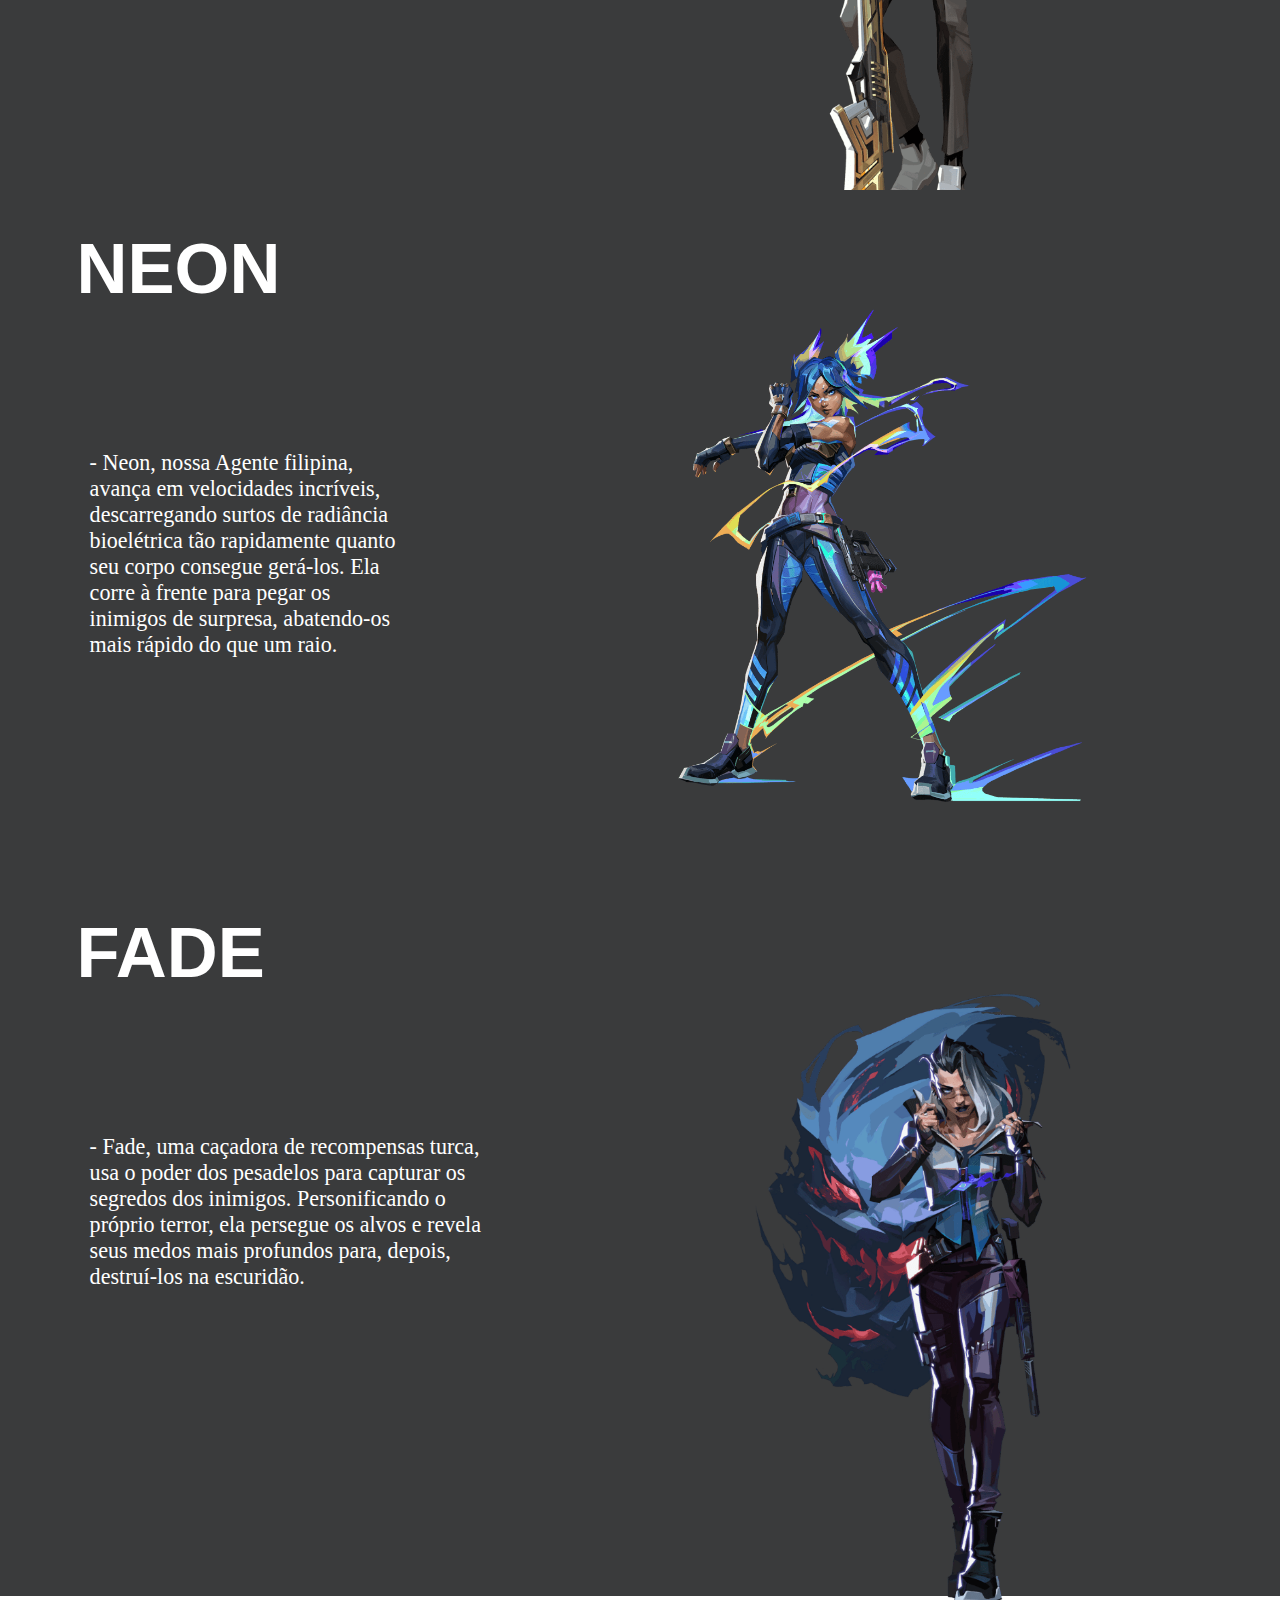
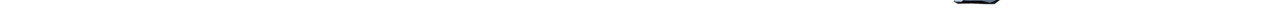
<file: personagens.html>
<!DOCTYPE html>
<html lang="pt">
    <head>
        <meta charset="utf-8"> 
        <link rel="stylesheet" type="text/css" href="css/personagens.css">
        <title>Valorant Wiki</title>
        <link rel="shortcut icon" href="ValorantIcon.ico" type="image/x-icon">
    </head>
    <body>
        <header class="menu-principal">
            <main>
                <div class="logo">
                    <img src="./img/valoranticon.png"/>
                </div>
               
                <nav class="Menu">
                    <ul>
                        <li><a href="index.html">Home</a></li>
                        <li><a>Game Info</a>
                            <ul>
                                <li><a href="SobreJogo.html" style="width: 87%;">Sobre jogo</a></li>
                                <li><a href="personagens.html" style="width: 76%;">Personagens</a></li>
                                <li><a href="mapas.html" style="width: 125%;">Mapas</a></li>
                                <li><a href="ranks.html" style="width: 128%;">Ranks</a></li>
                            </ul>
                        </li>
                        <li><a href="sobre.html">Sobre nós</a></li>
                        <li><a>Redes Sociais</a>
                            <ul>
                                <li><a href="https://www.instagram.com/playvalorantofficial/" style="width: 100%;">Instagram</a></li>
                                <li><a href="https://www.youtube.com/@PlayVALORANT" style="width: 119%;">Youtube</a></li>
                                <li><a href="https://twitter.com/PlayVALORANT" style="width: 129%;">Twitter</a></li>
                            </ul>
                        </li>
                        <li><a href="contactos.html">Contacto</a></li>
                    </ul>       
                </nav>
            </main>
        </header>
        <div class="Informacao" style="padding-bottom: 6%;">
            <div class="contenttexto-destaque">
                <h2 class="SobreOJogo">Brimstone</h2>
            </div>
            <div class="Container" style="height: 462px;">
                <p class="TextoSJogo" style="height: 400px;">
                    - Vindo diretamente dos EUA, o arsenal orbital de Brimstone garante que o esquadrão dele esteja sempre em vantagem. Sua capacidade de oferecer utilidade com precisão a distância faz dele um comandante inigualável na linha de frente.
                </p>
                <a class="PersonagensValorant"><img src="img/Brimstone.webp" width="63%"></a>
            </div>
        </div>
    
        <div class="Informacao" style="padding-bottom: 6%;">
            <div class="contenttexto-destaque">
                <h2 class="SobreOJogo">Phoenix</h2>
            </div>
            <div class="Container" style="height: 462px;">
                <p class="TextoSJogo" style="height: 400px;">
                    - Chegando com tudo diretamente do Reino Unido, o poder estelar de Phoenix reluz em seu estilo de luta, incendiando o campo de batalha com luz e estilo. Tendo ajuda ou não, ele entra na luta como e quando achar que deve.
                </p>
                <a class="PersonagensValorant"><img src="img/Phx.webp" width="63%"></a>
            </div>
        </div>
    
        <div class="Informacao" style="padding-bottom: 6%;">
            <div class="contenttexto-destaque">
                <h2 class="SobreOJogo">Sage</h2>
            </div>
            <div class="Container" style="height: 462px;">
                <p class="TextoSJogo" style="height: 400px;">
                    - Como uma verdadeira fortaleza chinesa, Sage traz segurança para si mesma e para a equipe aonde quer que vá. Capaz de reviver aliados e rechaçar investidas agressivas, ela oferece um centro de calmaria em meio ao caos da batalha.
                </p>
                <a class="PersonagensValorant"><img src="img/Sage.png" width="63%"></a>
            </div>
        </div>
    
        <div class="Informacao" style="padding-bottom: 6%;">
            <div class="contenttexto-destaque">
                <h2 class="SobreOJogo">Sova</h2>
            </div>
            <div class="Container" style="height: 462px;">
                <p class="TextoSJogo" style="height: 400px;">
                    - Nascido sob o eterno inverno das tundras russas, Sova rastreia, encontra e elimina inimigos com eficiência e precisão implacáveis. Seu arco personalizado e suas habilidades inigualáveis de reconhecimento garantem que nenhuma presa escape.
                </p>
                <a class="PersonagensValorant"><img src="img/Sova.png" width="63%"></a>
            </div>
        </div>
    
        <div class="Informacao" style="padding-bottom: 6%;">
            <div class="contenttexto-destaque">
                <h2 class="SobreOJogo">Viper</h2>
            </div>
            <div class="Container" style="height: 462px;">
                <p class="TextoSJogo" style="height: 400px;">
                    - Viper, a química dos Estados Unidos, emprega uma variedade de dispositivos químicos venenosos para controlar o campo de batalha e prejudicar a visão do inimigo. Se as toxinas não matarem a presa, os seus jogos mentais certamente o farão.
                </p>
                <a class="PersonagensValorant"><img src="img/Viper.webp" width="63%"></a>
            </div>
        </div>
    
        <div class="Informacao" style="padding-bottom: 11%;">
            <div class="contenttexto-destaque">
                <h2 class="SobreOJogo">Reyna</h2>
            </div>
            <div class="Container" style="height: 462px;">
                <p class="TextoSJogo" style="height: 400px;">
                    - Criada no coração do México, Reyna domina o combate individual, destacando-se a cada abate efetuado. Sua capacidade só é limitada por sua própria perícia, tornando-a bastante dependente de desempenho.
                </p>
                <a class="PersonagensValorant"><img src="img/Reyna.png" width="73%"></a>
            </div>
        </div>
    
        <div class="Informacao" style="padding-bottom: 6%;">
            <div class="contenttexto-destaque">
                <h2 class="SobreOJogo">Cypher</h2>
            </div>
            <div class="Container" style="height: 462px;">
                <p class="TextoSJogo" style="height: 400px;">
                    - Cypher, um vendedor de informações do Marrocos, é uma verdadeira rede de vigilância de um homem só que fica de olho em cada movimento dos inimigos. Nenhum segredo está a salvo. Nenhuma manobra passa despercebida. Cypher está sempre vigiando.
                </p>
                <a class="PersonagensValorant"><img src="img/Cypher.webp" width="63%"></a>
            </div>
        </div>
    
        <div class="Informacao" style="padding-bottom: 6%;">
            <div class="contenttexto-destaque">
                <h2 class="SobreOJogo">Killjoy</h2>
            </div>
            <div class="Container" style="height: 462px;">
                <p class="TextoSJogo" style="height: 400px;">
                    - Killjoy, uma alemã genial, defende o campo de batalha facilmente usando seu arsenal de invenções. Se o dano causado por seu equipamento não der cabo dos inimigos, os efeitos negativos de seus queridos robôs dão conta do recado.
                </p>
                <a class="PersonagensValorant"><img src="img/KillJoy_.webp" width="63%"></a>
            </div>
        </div>
    
        <div class="Informacao" style="padding-bottom: 6%;">
            <div class="contenttexto-destaque">
                <h2 class="SobreOJogo">Breach</h2>
            </div>
            <div class="Container" style="height: 462px;">
                <p class="TextoSJogo" style="height: 400px;">
                    - Breach, o homem-biônico sueco, dispara poderosos jatos cinéticos para forçar a abertura de um caminho pelo território inimigo. O dano e a interrupção que ele causa garantem que nenhuma luta seja justa.
                </p>
                <a class="PersonagensValorant"><img src="img/Breach.webp" width="63%"></a>
            </div>
        </div>
        
        <div class="Informacao" style="padding-bottom: 6%;">
            <div class="contenttexto-destaque">
                <h2 class="SobreOJogo">Omen</h2>
            </div>
            <div class="Container" style="height: 462px;">
                <p class="TextoSJogo" style="height: 400px;">
                    - Omen, uma lembrança fantasmagórica, caça nas sombras. Ele cega os inimigos, teleporta-se pelo campo e deixa a paranoia assumir o controle enquanto o adversário tenta descobrir de onde virá seu próximo ataque.
                </p>
                <a class="PersonagensValorant"><img src="img/Omen.webp" width="63%"></a>
            </div>
        </div>
    
        <div class="Informacao" style="padding-bottom: 6%;">
            <div class="contenttexto-destaque">
                <h2 class="SobreOJogo">Jett</h2>
            </div>
            <div class="Container" style="height: 462px;">
                <p class="TextoSJogo" style="height: 400px;">
                    - Representando a Coreia do Sul, sua terra natal, Jett tem um estilo de luta ágil e evasivo que permite que ela assuma riscos como ninguém. Ela corre em meio a qualquer confronto, cortando os inimigos antes mesmo que eles percebam quem ou o que os atingiu.
                </p>
                <a class="PersonagensValorant"><img src="img/Jett.webp" width="63%"></a>
            </div>
        </div>
    
        <div class="Informacao" style="padding-bottom: 8%;">
            <div class="contenttexto-destaque">
                <h2 class="SobreOJogo">Raze</h2>
            </div>
            <div class="Container" style="height: 462px;">
                <p class="TextoSJogo" style="height: 400px;">
                    - Raze chega do Brasil em uma explosão de carisma e armas letais. Com seu estilo de jogo "porradeiro", ela é craque em desentocar inimigos entrincheirados e limpar espaços apertados com uma bela dose de BUUUM!
                </p>
                <a class="PersonagensValorant"><img src="img/Raze.png" width="68%"></a>
            </div>
        </div>
    
        <div class="Informacao" style="padding-bottom: 6%;">
            <div class="contenttexto-destaque">
                <h2 class="SobreOJogo">Skye</h2>
            </div>
            <div class="Container" style="height: 462px;">
                <p class="TextoSJogo" style="height: 400px;">
                    - Mandando um salve direto da Austrália, Skye e sua equipe de feras desbravam territórios hostis. Com seus poderes de cura e suas criações que partem pra cima dos inimigos, qualquer equipe ficará mais forte e mais segura tendo Skye como aliada.
                </p>
                <a class="PersonagensValorant"><img src="img/Skye.png" width="63%"></a>
            </div>
        </div>
    
        <div class="Informacao" style="padding-bottom: 6%;">
            <div class="contenttexto-destaque">
                <h2 class="SobreOJogo">Yoru</h2>
            </div>
            <div class="Container" style="height: 462px;">
                <p class="TextoSJogo" style="height: 400px;">
                    - Yoru, nativo do Japão, abre fendas na realidade para infiltrar as linhas inimigas sem ser visto. Ele usa tanto artimanhas quanto táticas agressivas, e os alvos são abatidos sem saber de onde o ataque veio.
                </p>
                <a class="PersonagensValorant"><img src="img/Yoru.webp" width="63%"></a>
            </div>
        </div>
    
        <div class="Informacao" style="padding-bottom: 8%;">
            <div class="contenttexto-destaque">
                <h2 class="SobreOJogo">Astra</h2>
            </div>
            <div class="Container" style="height: 462px;">
                <p class="TextoSJogo" style="height: 400px;">
                    - Astra, a Agente ganense, utiliza energias cósmicas para moldar o campo de batalha a seu bel-prazer. Com total domínio da sua forma astral e um talento estratégico nato, ela está sempre anos-luz à frente dos inimigos.
                </p>
                <a class="PersonagensValorant"><img src="img/Astra.webp" width="68%"></a>
            </div>
        </div>
    
        <div class="Informacao" style="padding-bottom: 6%;">
            <div class="contenttexto-destaque">
                <h2 class="SobreOJogo">KAY/O</h2>
            </div>
            <div class="Container" style="height: 462px;">
                <p class="TextoSJogo" style="height: 400px;">
                    - KAY/O é uma máquina de guerra construída com um único propósito: neutralizar Radiantes. Ele é capaz de suprimir habilidades inimigas, comprometendo a capacidade de contra-ataque dos adversários e dando a si próprio e a seus aliados uma vantagem essencial em combate.
                </p>
                <a class="PersonagensValorant"><img src="img/KAYO.png" width="63%"></a>
            </div>
        </div>
    
        <div class="Informacao" style="padding-bottom: 8%;">
            <div class="contenttexto-destaque">
                <h2 class="SobreOJogo">Chamber</h2>
            </div>
            <div class="Container" style="height: 462px;">
                <p class="TextoSJogo" style="height: 400px;">
                    - Bem vestido e armado até os dentes, o criador de armas francês Chamber coloca os inimigos para correr com uma precisão mortal. Use e abuse do arsenal personalizado dele para segurar posições e abater inimigos de longe, criando a defesa perfeita para qualquer plano.
                </p>
                <a class="PersonagensValorant" style="padding-left: 25%;"><img src="img/Chamber.webp" width="67%"></a>
            </div>
        </div>
    
        <div class="Informacao" style="padding-bottom: 8%;">
            <div class="contenttexto-destaque">
                <h2 class="SobreOJogo">Neon</h2>
            </div>
            <div class="Container" style="height: 462px;">
                <p class="TextoSJogo" style="height: 400px;">
                    - Neon, nossa Agente filipina, avança em velocidades incríveis, descarregando surtos de radiância bioelétrica tão rapidamente quanto seu corpo consegue gerá-los. Ela corre à frente para pegar os inimigos de surpresa, abatendo-os mais rápido do que um raio.
                </p>
                <a class="PersonagensValorant"><img src="img/Neon.webp" width="68%"></a>
            </div>
        </div>
    
        <div class="Informacao" style="padding-bottom: 11%;">
            <div class="contenttexto-destaque">
                <h2 class="SobreOJogo">Fade</h2>
            </div>
            <div class="Container" style="height: 462px;">
                <p class="TextoSJogo" style="width: 31%;height: 400px;">
                    - Fade, uma caçadora de recompensas turca, usa o poder dos pesadelos para capturar os segredos dos inimigos. Personificando o próprio terror, ela persegue os alvos e revela seus medos mais profundos para, depois, destruí-los na escuridão.
                </p>
                <a class="PersonagensValorant"><img src="img/fade_portrait.webp" width="68%"></a>
            </div>
        </div>
    </body>
</html>
</file>
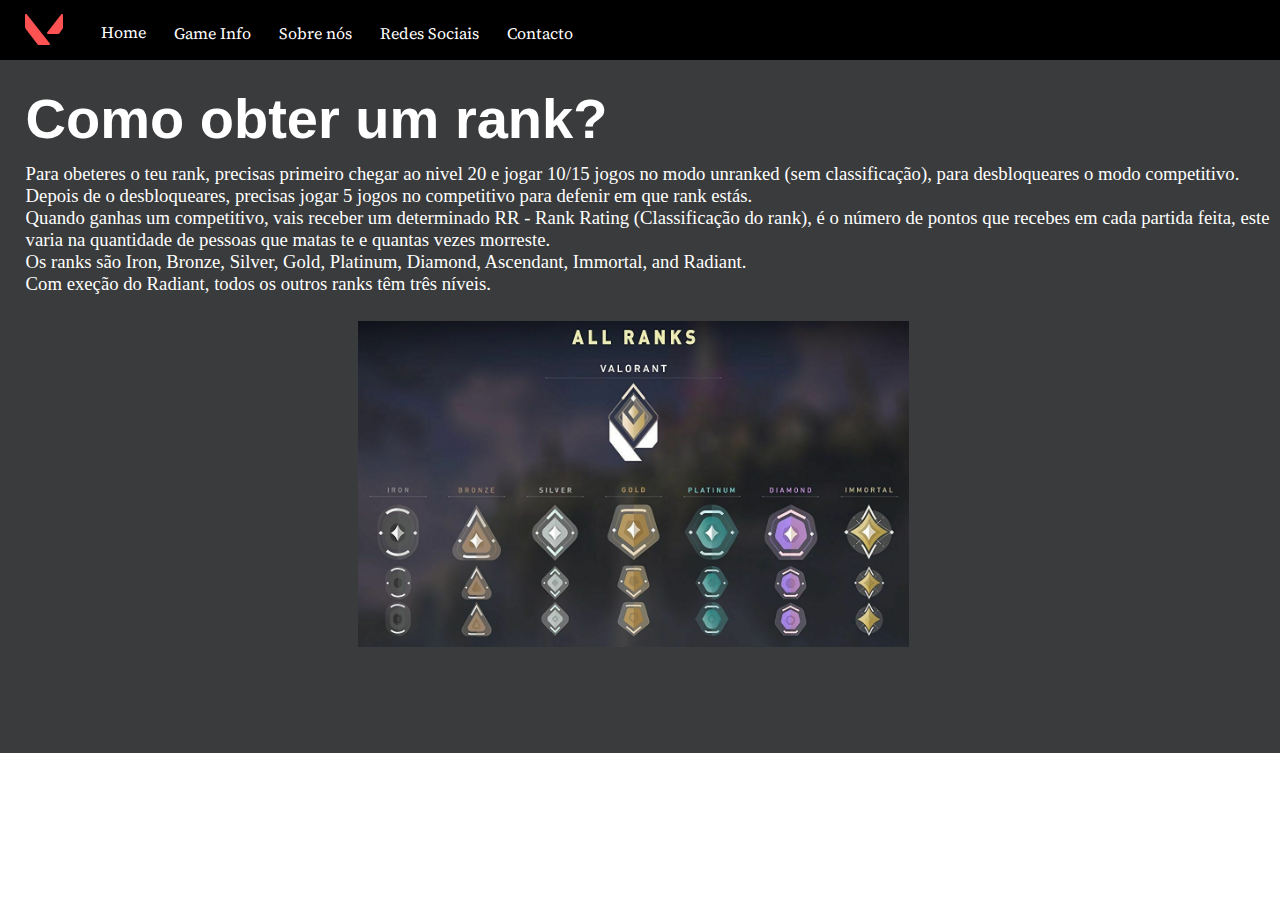
<file: ranks.html>
<!DOCTYPE html>
<html lang="pt">
    <head>
        <meta charset="utf-8"> 
        <link rel="stylesheet" type="text/css" href="./css/ranks.css">
        <link rel="shortcut icon" href="ValorantIcon.ico" type="image/x-icon">
        <title>Valorant Wiki - Ranks</title>
    </head>
    <body>
        <header class="menu-principal">
            <main>
                <div class="logo">
                    <img src="./img/valoranticon.png"/>
                </div>
               
                <nav class="Menu">
                    <ul>
                        <li><a href="index.html">Home</a></li>
                        <li><a>Game Info</a>
                            <ul>
                                <li><a href="SobreJogo.html" style="width: 87%;">Sobre jogo</a></li>
                                <li><a href="personagens.html" style="width: 76%;">Personagens</a></li>
                                <li><a href="mapas.html" style="width: 125%;">Mapas</a></li>
                                <li><a href="ranks.html" style="width: 128%;">Ranks</a></li>
                            </ul>
                        </li>
                        <li><a href="SobreNos.html">Sobre nós</a></li>
                        <li><a>Redes Sociais</a>
                            <ul>
                                <li><a href="https://www.instagram.com/playvalorantofficial/" style="width: 100%;">Instagram</a></li>
                                <li><a href="https://www.youtube.com/@PlayVALORANT" style="width: 119%;">Youtube</a></li>
                                <li><a href="https://twitter.com/PlayVALORANT" style="width: 129%;">Twitter</a></li>
                            </ul>
                        </li>
                        <li><a href="contactos.html">Contacto</a></li>
                    </ul>       
                </nav>
            </main>
        </header>
        <div class="Informacao">
            <div class="InformacoesJogo" style="padding-top: 2%; padding-bottom: 8%;">
                <h3 style="font-size: 350%; font-family: Tungsten-Bold,arial,georgia,sans-serif; padding-left: 2%;">Como obter um rank?</h3>
                <p style="padding-left: 2%; font-size: 117%; padding-top: 1%;">
                    Para obeteres o teu rank, precisas primeiro chegar ao nivel 20 e jogar 10/15 jogos no modo unranked (sem classificação), para desbloqueares o modo competitivo.<br />
                    Depois de o desbloqueares, precisas jogar 5 jogos no competitivo para defenir em que rank estás.<br />
                    Quando ganhas um competitivo, vais receber um determinado RR - Rank Rating (Classificação do rank), é o número de pontos que recebes em cada partida feita, este varia na quantidade de pessoas que matas te e quantas vezes morreste.<br />
                    Os ranks são  Iron, Bronze, Silver, Gold, Platinum, Diamond, Ascendant, Immortal, and Radiant.<br />
                    Com exeção do Radiant, todos os outros ranks têm três níveis.<br />
                </p>
                <a class="RanksValorant"><img src="img/Ranks.png" style="width: 43%; padding-top: 2%; padding-left: 28%;"></a>
            </div>
        </div>
    </body>
</html>
</file>
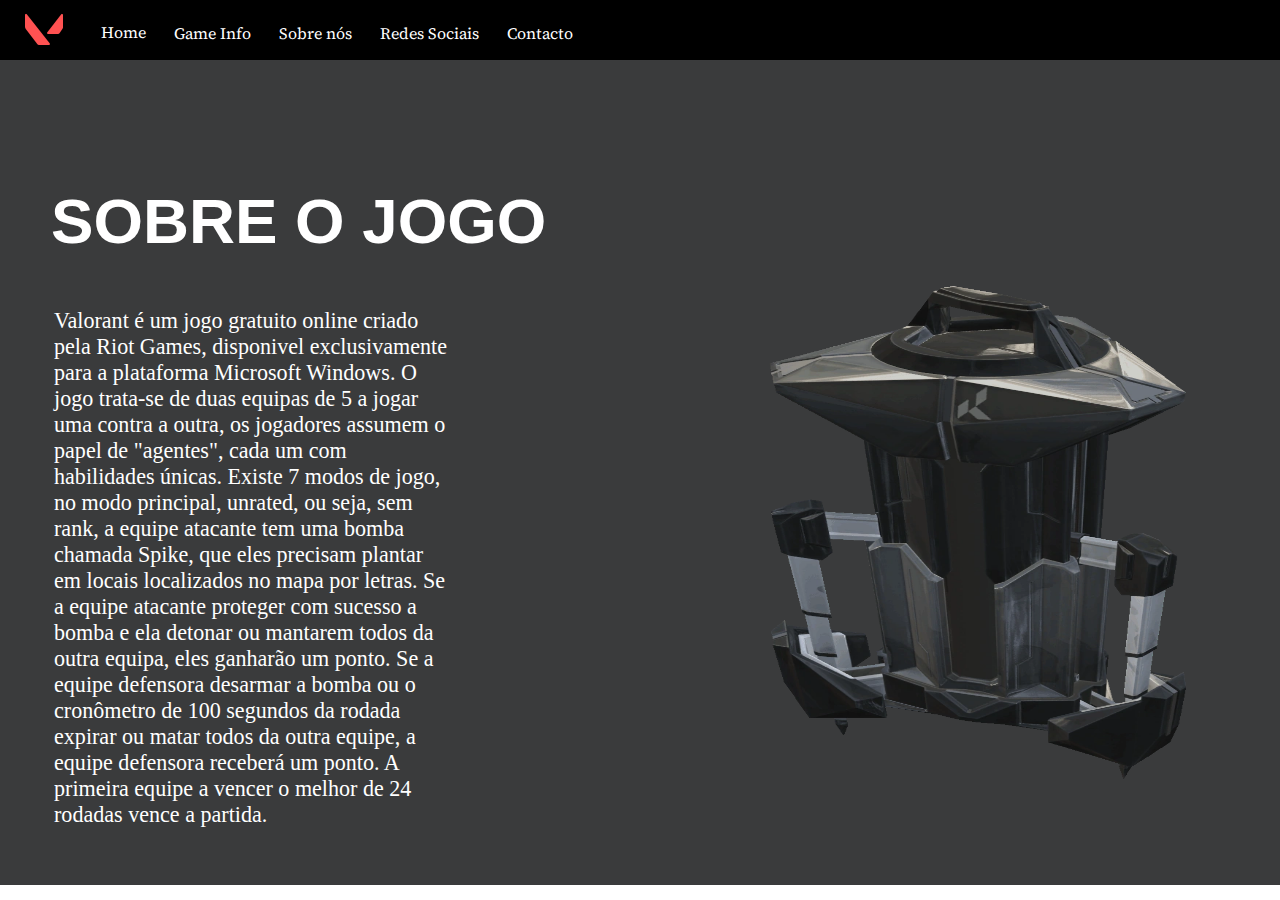
<file: SobreJogo.html>
<!DOCTYPE html>
<html lang="pt">
    <head>
        <meta charset="utf-8"> 
        <link rel="stylesheet" type="text/css" href="css/SobreJogo.css">
        <title>Valorant Wiki - Sobre Jogo</title>
        <link rel="shortcut icon" href="ValorantIcon.ico" type="image/x-icon">
    </head>
    <body>
    
        <header class="menu-principal">
            <main>
                <div class="logo">
                    <img src="./img/valoranticon.png"/>
                </div>
        
                <nav class="Menu">
                    <ul>
                        <li><a href="index.html">Home</a></li>
                        <li><a>Game Info</a>
                            <ul>
                                <li><a href="SobreJogo.html" style="width: 87%;">Sobre jogo</a></li>
                                <li><a href="personagens.html" style="width: 76%;">Personagens</a></li>
                                <li><a href="mapas.html" style="width: 125%;">Mapas</a></li>
                                <li><a href="ranks.html" style="width: 128%;">Ranks</a></li>
                            </ul>
                        </li>
                        <li><a href="SobreNos.html">Sobre nós</a></li>
                        <li><a>Redes Sociais</a>
                            <ul>
                                <li><a href="https://www.instagram.com/playvalorantofficial/" style="width: 100%;">Instagram</a></li>
                                <li><a href="https://www.youtube.com/@PlayVALORANT" style="width: 119%;">Youtube</a></li>
                                <li><a href="https://twitter.com/PlayVALORANT" style="width: 129%;">Twitter</a></li>
                            </ul>
                        </li>
                        <li><a href="contactos.html">Contacto</a></li>
                    </ul>       
                </nav>
            </main>
        </header>
            <div class="Informacao" style="padding-bottom: 13%;">
                <div class="contenttexto-destaque">
                    <h2 class="SobreOJogo">Sobre o jogo</h2>
                </div>
                <div class="Container" style="height: 462px;">
                    <p class="TextoSJogo" style="height: 400px;">
                        Valorant é um jogo gratuito online criado pela Riot Games, disponivel exclusivamente para a plataforma Microsoft Windows.
                        O jogo trata-se de duas equipas de 5 a jogar uma contra a outra, os jogadores assumem o papel de "agentes", cada um com habilidades únicas.
                        Existe 7 modos de jogo, no modo principal, unrated, ou seja, sem rank, a equipe atacante tem uma bomba chamada Spike, que eles precisam plantar em locais localizados no mapa por letras.
                        Se a equipe atacante proteger com sucesso a bomba e ela detonar ou mantarem todos da outra equipa, eles ganharão um ponto.
                        Se a equipe defensora desarmar a bomba ou o cronômetro de 100 segundos da rodada expirar ou matar todos da outra equipe, a equipe defensora receberá um ponto.
                        A primeira equipe a vencer o melhor de 24 rodadas vence a partida.
                    </p>
                    <a class="Spike-img"><img src="./img/Spike.webp" height="544px" width="444px"></a>
                </div>
            </div>
    </body>
</html>
</file>
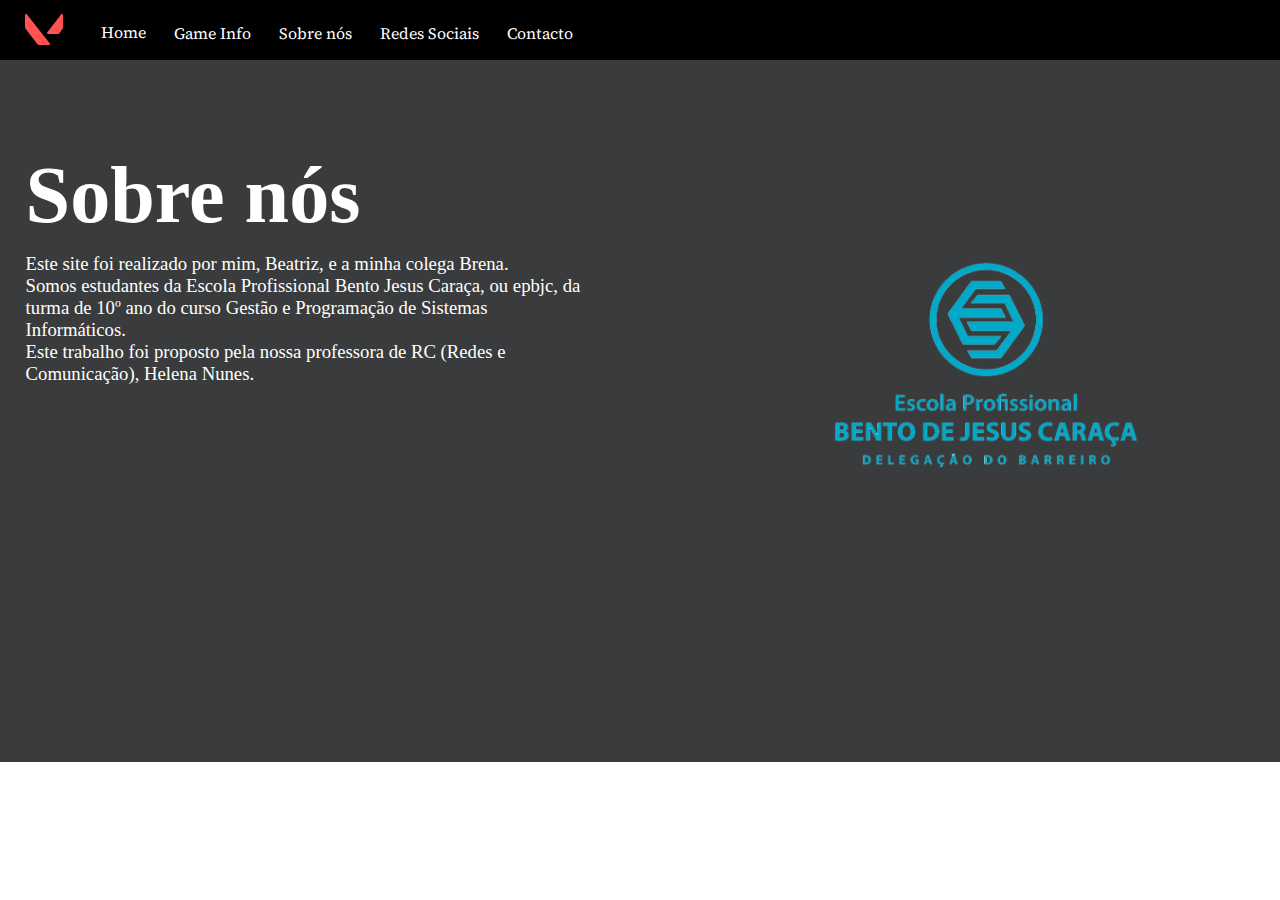
<file: SobreNos.html>
<!DOCTYPE html>
<html lang="pt">
    <head>
        <meta charset="utf-8"> 
        <link rel="stylesheet" type="text/css" href="./css/sobrenos.css">
        <link rel="shortcut icon" href="ValorantIcon.ico" type="image/x-icon">
        <title>Valorant Wiki - Sobre nós</title>
    </head>
    <body>
        <header class="menu-principal">
            <main>
                <div class="logo">
                    <img src="./img/valoranticon.png"/>
                </div>
                <nav class="Menu">
                    <ul>
                        <li><a href="index.html">Home</a></li>
                        <li><a>Game Info</a>
                            <ul>
                                <li><a href="SobreJogo.html" style="width: 87%;">Sobre jogo</a></li>
                                <li><a href="personagens.html" style="width: 76%;">Personagens</a></li>
                                <li><a href="mapas.html" style="width: 125%;">Mapas</a></li>
                                <li><a href="ranks.html" style="width: 128%;">Ranks</a></li>
                            </ul>
                        </li>
                        <li><a href="SobreNos.html">Sobre nós</a></li>
                        <li><a>Redes Sociais</a>
                            <ul>
                                <li><a href="https://www.instagram.com/playvalorantofficial/" style="width: 100%;">Instagram</a></li>
                                <li><a href="https://www.youtube.com/@PlayVALORANT" style="width: 119%;">Youtube</a></li>
                                <li><a href="https://twitter.com/PlayVALORANT" style="width: 129%;">Twitter</a></li>
                            </ul>
                        </li>
                        <li><a href="contactos.html">Contacto</a></li>
                    </ul>       
                </nav>
            </main>
        </header>
        <div class="Informacao" style="padding-bottom: 20%;">
            <h3 class="SobreNos">Sobre nós</h2>
            <div class="Container">
                <p class="TextoSNos" style="padding-left: 2%; font-size: 117%; padding-top: 1%; width: 64%;">
                    Este site foi realizado por mim, Beatriz, e a minha colega Brena.<br />
                    Somos estudantes da Escola Profissional Bento Jesus Caraça, ou epbjc, da turma de 10º ano do curso Gestão e Programação de Sistemas Informáticos.<br />
                    Este trabalho foi proposto pela nossa professora de RC (Redes e Comunicação), Helena Nunes.
                </p>
                <a class="ImgLogoEscola"><img src="./img/epbjc.png" width="70%"></a>
            </div>
        </div>
    </body>
</html>
</file>
<file: css/main.css>
@import url('https://fonts.googleapis.com/css2?family=Source+Serif+Pro:wght@600&display=swap');

*{
    margin: 0;
    padding: 0;
}
.Menu{
    font-family: 'Source Serif Pro', sans-serif ;
}
.Menu ul li{
    display: inline-block;
    float: left;
    padding-top: 16px;
    padding-left: 14px;
    margin-left: -6px;
    color: white;
    cursor: pointer;
    position: relative;
}
.Menu ul li a:hover{
    opacity: 0.8;
    background-color: rgba(255, 255, 255, 0.2);
}
.Menu ul{
    list-style-type: none;
    padding: 0;
}
.Menu ul {
    background-color: black;
}
.Menu ul li a{
    color: white;
    text-decoration: none;
    display: inline-block;
    padding: 10px;
    padding-top: 2%;
}
.Menu ul li a:hover{
    background-color: red;
}
/*Sub Menu*/
.Menu ul ul{
    display: none;
    position: absolute;
    left: 0;
}
.Menu ul li:hover ul{
    display: block;
}
.Menu ul ul li a{
    display: block;
}
main{
    position: relative;
    padding-left: 20px;
    padding-top: 4px;
}
.menu-principal{
    height: 60px;
    background-color: black;
    width: 100%;
}
.logo{
    width: 5%;
    float: left;
}
.Img{
    display: flex;
    overflow: hidden;
}
.container {
    display: flex;
    width: 100%;
    height: 100%;
}
.container p {
    position: absolute;
    top: 50%;
    right: 25%;
    font-size: 315%;
    color: white;
}
.login-button {
  background-color: black; 
  color: white; 
  font-size: 16px; 
  border: none; 
  cursor: pointer;
  padding-top: 1.5%;
  font-family: 'Source Serif Pro', sans-serif ;
}
</file>
<file: css/FORMULARIO.css>
*{
    margin: 0;
    padding: 0;
    box-sizing: border-box;
    font-family: sans-serif;
}
body{
    display: flex;
    align-items: center;
    justify-content: center;
    min-height: 100vh;
    background-color: black;
}
section{
    display: flex;
    align-items: center;
    justify-content: center;
    flex-direction: column;
    padding: 10px 45px;
    background: #1b1c1c;
    width: 500px;
    box-shadow: rgba(255, 0, 0, 1) -5px 5px, rgba(255, 0, 0, 0.54) -10px 10px, rgba(203, 21, 21, 0.69) -15px 15px, rgba(199, 12, 12, 0.48) -20px 20px, rgba(213, 34, 34, 0.41) -25px 25px;
}
section h2{
    color: white;
    font-size: 2.5rem;
    margin: 2rem;
}
section form{
    display: flex;
    flex-direction: column;
    width: 100%;
}
form label{
    color: white;
    font-size: 17px;
    margin-bottom: 4px;
}
form input{
    padding: 15px;
    outline: none;
    border: 0;
    margin-bottom: 20px;
    font-size: 15px;
    transition: all 0.5s;
}
form input:focus{
    border-radius: 16px;
}
form textarea{
    padding: 10px;
    outline: none;
    border: 0;
    font-size: 15px;
    margin-bottom: 30px;
    transition: all 0.5s;
}
form textarea:focus{
    border-radius: 16px;
}
form button{
    padding: 15px;
    cursor: pointer;
    font-size: 16px;
    background: transparent;
    border:2px solid white;
    color: white;
    transition: all 1s;
    margin-bottom: 20px;
}
form button:hover{
    background: white;
    color: black;
    border-radius: 16px;
}

/*Página de agradecimento*/

.main{
    display: flex;
    align-items: center;
    justify-content: center;
    min-height: 100vh;
    background: black;
    flex-direction: column;
}
.text{
    font-size: 45px;
    color: white;
    margin-bottom: 30px;
}
.paragrafo{
    color: white;
    margin-bottom: 50px;
}
.btn{
    padding: 15px 55px;
    background: red;
    text-decoration: none;
    color: white;
    font-size: 18px;
    transition: all 0.5s;
}
.btn:hover{
    border-radius: 16px;
}
</file>
<file: css/mapas.css>
@import url('https://fonts.googleapis.com/css2?family=Source+Serif+Pro:wght@600&display=swap');

*{
    margin: 0;
    padding: 0;
}
main{
    position: relative;
    padding-left: 20px;
    padding-top: 4px;
}
.menu-principal{
    height: 60px;
    background-color: black;
    width: 100%;
}
.logo{
    width: 5%;
    float: left;
}
.Menu{
    font-family: 'Source Serif Pro', sans-serif ;
}
.Menu ul li{
    display: inline-block;
    float: left;
    padding-top: 16px;
    padding-left: 14px;
    margin-left: -6px;
    color: white;
    cursor: pointer;
    position: relative;
}
.Menu ul li a:hover{
    opacity: 0.8;
    background-color: rgba(255, 255, 255, 0.2);
}
.Menu ul{
    list-style-type: none;
    padding: 0;
}
.Menu ul {
    background-color: black;
}
.Menu ul li a{
    color: white;
    text-decoration: none;
    display: inline-block;
    padding: 10px;
    padding-top: 2%;
}
.Menu ul li a:hover{
    background-color: red;
}
/*Sub Menu*/
.Menu ul ul{
    display: none;
    position: absolute;
    left: 0;
}
.Menu ul li:hover ul{
    display: block;
}
.Menu ul ul li a{
    display: block;
}
.Informacao{
    background-color: #3a3b3c;
}
h3{
    color: white;
}
p{
    color: white;
}
</file>
<file: css/personagens.css>
@import url('https://fonts.googleapis.com/css2?family=Source+Serif+Pro:wght@600&display=swap');

*{
    margin: 0;
    padding: 0;
}
main{
    position: relative;
    padding-left: 20px;
    padding-top: 4px;
}
.menu-principal{
    height: 60px;
    background-color: black;
    width: 100%;
}
.logo{
    width: 5%;
    float: left;
}
.Menu{
    font-family: 'Source Serif Pro', sans-serif ;
}
.Menu ul li{
    display: inline-block;
    float: left;
    padding-top: 16px;
    padding-left: 14px;
    margin-left: -6px;
    color: white;
    cursor: pointer;
    position: relative;
}
.Menu ul li a:hover{
    opacity: 0.8;
    background-color: rgba(255, 255, 255, 0.2);
}
.Menu ul{
    list-style-type: none;
    padding: 0;
}
.Menu ul {
    background-color: black;
}
.Menu ul li a{
    color: white;
    text-decoration: none;
    display: inline-block;
    padding: 10px;
    padding-top: 2%;
}
.Menu ul li a:hover{
    background-color: red;
}
/*Sub Menu*/
.Menu ul ul{
    display: none;
    position: absolute;
    left: 0;
}
.Menu ul li:hover ul{
    display: block;
}
.Menu ul ul li a{
    display: block;
}
.Container{
    display: flex;
    width: 100%;
}

.Informacao{
    background-color: #3a3b3c;
    width: 100%;
    display: inline-block;
}
.contenttexto-destaque{
    display: inline-block;
    padding-top: 3%; 
    padding-left: 2%; 
    font-size: 126%;
}
.SobreOJogo{
    text-transform: uppercase;
    padding-left: 51px;
    font-size: 350%;
    font-family: Tungsten-Bold,arial,georgia,sans-serif;
    color: white;
}
.TextoSJogo{
    padding-top: 11%;
    padding-left: 54px;
    font-size: 138%;
    width: 31%;
    padding-left: 7%;
    color: white;
}
.PersonagensValorant{
    padding-left: 21%;
}
</file>
<file: css/ranks.css>
@import url('https://fonts.googleapis.com/css2?family=Source+Serif+Pro:wght@600&display=swap');

*{
    margin: 0;
    padding: 0;
}
main{
    position: relative;
    padding-left: 20px;
    padding-top: 4px;
}
.menu-principal{
    height: 60px;
    background-color: black;
    width: 100%;
}
.logo{
    width: 5%;
    float: left;
}
.Menu{
    font-family: 'Source Serif Pro', sans-serif ;
}
.Menu ul li{
    display: inline-block;
    float: left;
    padding-top: 16px;
    padding-left: 14px;
    margin-left: -6px;
    color: white;
    cursor: pointer;
    position: relative;
}
.Menu ul li a:hover{
    opacity: 0.8;
    background-color: rgba(255, 255, 255, 0.2);
}
.Menu ul{
    list-style-type: none;
    padding: 0;
}
.Menu ul {
    background-color: black;
}
.Menu ul li a{
    color: white;
    text-decoration: none;
    display: inline-block;
    padding: 10px;
    padding-top: 2%;
}
.Menu ul li a:hover{
    background-color: red;
}
/*Sub Menu*/
.Menu ul ul{
    display: none;
    position: absolute;
    left: 0;
}
.Menu ul li:hover ul{
    display: block;
}
.Menu ul ul li a{
    display: block;
}
.Informacao{
    background-color: #3a3b3c;
}
h3{
    color: white;
}
p{
    color: white;
}
</file>
<file: css/SobreJogo.css>
@import url('https://fonts.googleapis.com/css2?family=Source+Serif+Pro:wght@600&display=swap');

*{
    margin: 0;
    padding: 0;
}
main{
    position: relative;
    padding-left: 20px;
    padding-top: 4px;
}
.menu-principal{
    height: 60px;
    background-color: black;
    width: 100%;
}
.logo{
    width: 5%;
    float: left;
}
.Menu{
    font-family: 'Source Serif Pro', sans-serif ;
}
.Menu ul li{
    display: inline-block;
    float: left;
    padding-top: 16px;
    padding-left: 14px;
    margin-left: -6px;
    color: white;
    cursor: pointer;
    position: relative;
}
.Menu ul li a:hover{
    opacity: 0.8;
    background-color: rgba(255, 255, 255, 0.2);
}
.Menu ul{
    list-style-type: none;
    padding: 0;
}
.Menu ul {
    background-color: black;
}
.Menu ul li a{
    color: white;
    text-decoration: none;
    display: inline-block;
    padding: 10px;
    padding-top: 2%;
}
.Menu ul li a:hover{
    background-color: red;
}
/*Sub Menu*/
.Menu ul ul{
    display: none;
    position: absolute;
    left: 0;
}
.Menu ul li:hover ul{
    display: block;
}
.Menu ul ul li a{
    display: block;
}
.Informacao{
    background-color: #3a3b3c;
    width: 100%;
    display: inline-block;
}
.contenttexto-destaque{
    padding-top: 2%;
    display: inline-block;
}
.SobreOJogo{
    text-transform: uppercase;
    padding-top: 18%;
    padding-left: 51px;
    font-size: 398%;
    font-family: Tungsten-Bold,arial,georgia,sans-serif;
    color: white;
}
.TextoSJogo{
    padding-top: 4%;
    padding-left: 54px;
    font-size: 138%;
    width: 31%;
    color: white;
}
.Container{
    display: flex;
    width: 100%;
}
.Container1{
    display: flex;
    flex-direction: column;
    width: 29%;
}
.Container2{
    display: flex;
    flex-direction: column;
}
.Container3{
    display: flex;
    flex-direction: column;
}
.Container4{
    display: flex;
    flex-direction: column-reverse;
}
.Spike-img{
    padding-left: 24%;
}
.FPS{
    padding-top: 1%;
    padding-left: 29px;
    font-size: 116%;
    width: 59%;
}
.Requisitos{
    text-transform: uppercase;
    padding-top: 0%;
    padding-left: 27px;
    font-size: 300%;
    font-family: Tungsten-Bold,arial,georgia,sans-serif;
    width: 1000px;
}
.Fps0{
    padding-left: 1%;
    font-size: 22px;
}
.Fps1{
    padding-left: 1%;
    padding-top: .5%;
    font-size: 22px;
}
.Fps2{
    padding-top: 15px;
    font-size: 22px;
}
</file>
<file: css/sobrenos.css>
@import url('https://fonts.googleapis.com/css2?family=Source+Serif+Pro:wght@600&display=swap');

*{
    margin: 0;
    padding: 0;
}
main{
    position: relative;
    padding-left: 20px;
    padding-top: 4px;
}
.menu-principal{
    height: 60px;
    background-color: black;
    width: 100%;
}
.logo{
    width: 5%;
    float: left;
}
.Menu{
    font-family: 'Source Serif Pro', sans-serif ;
}
.Menu ul li{
    display: inline-block;
    float: left;
    padding-top: 16px;
    padding-left: 14px;
    margin-left: -6px;
    color: white;
    cursor: pointer;
    position: relative;
}
.Menu ul li a:hover{
    opacity: 0.8;
    background-color: rgba(255, 255, 255, 0.2);
}
.Menu ul{
    list-style-type: none;
    padding: 0;
}
.Menu ul {
    background-color: black;
}
.Menu ul li a{
    color: white;
    text-decoration: none;
    display: inline-block;
    padding: 10px;
    padding-top: 2%;
}
.Menu ul li a:hover{
    background-color: red;
}
/*Sub Menu*/
.Menu ul ul{
    display: none;
    position: absolute;
    left: 0;
}
.Menu ul li:hover ul{
    display: block;
}
.Menu ul ul li a{
    display: block;
}
.SobreNos{
    padding-top: 7%; 
    padding-left: 2%; 
    font-size: 501%;
}
.ImgLogoEscola{
    padding-left: 19%;
}
.Container{
    display: flex;
}
.Informacao{
    background-color: #3a3b3c;
}
h3{
    color: white;
}
p{
    color: white;
}
</file>
